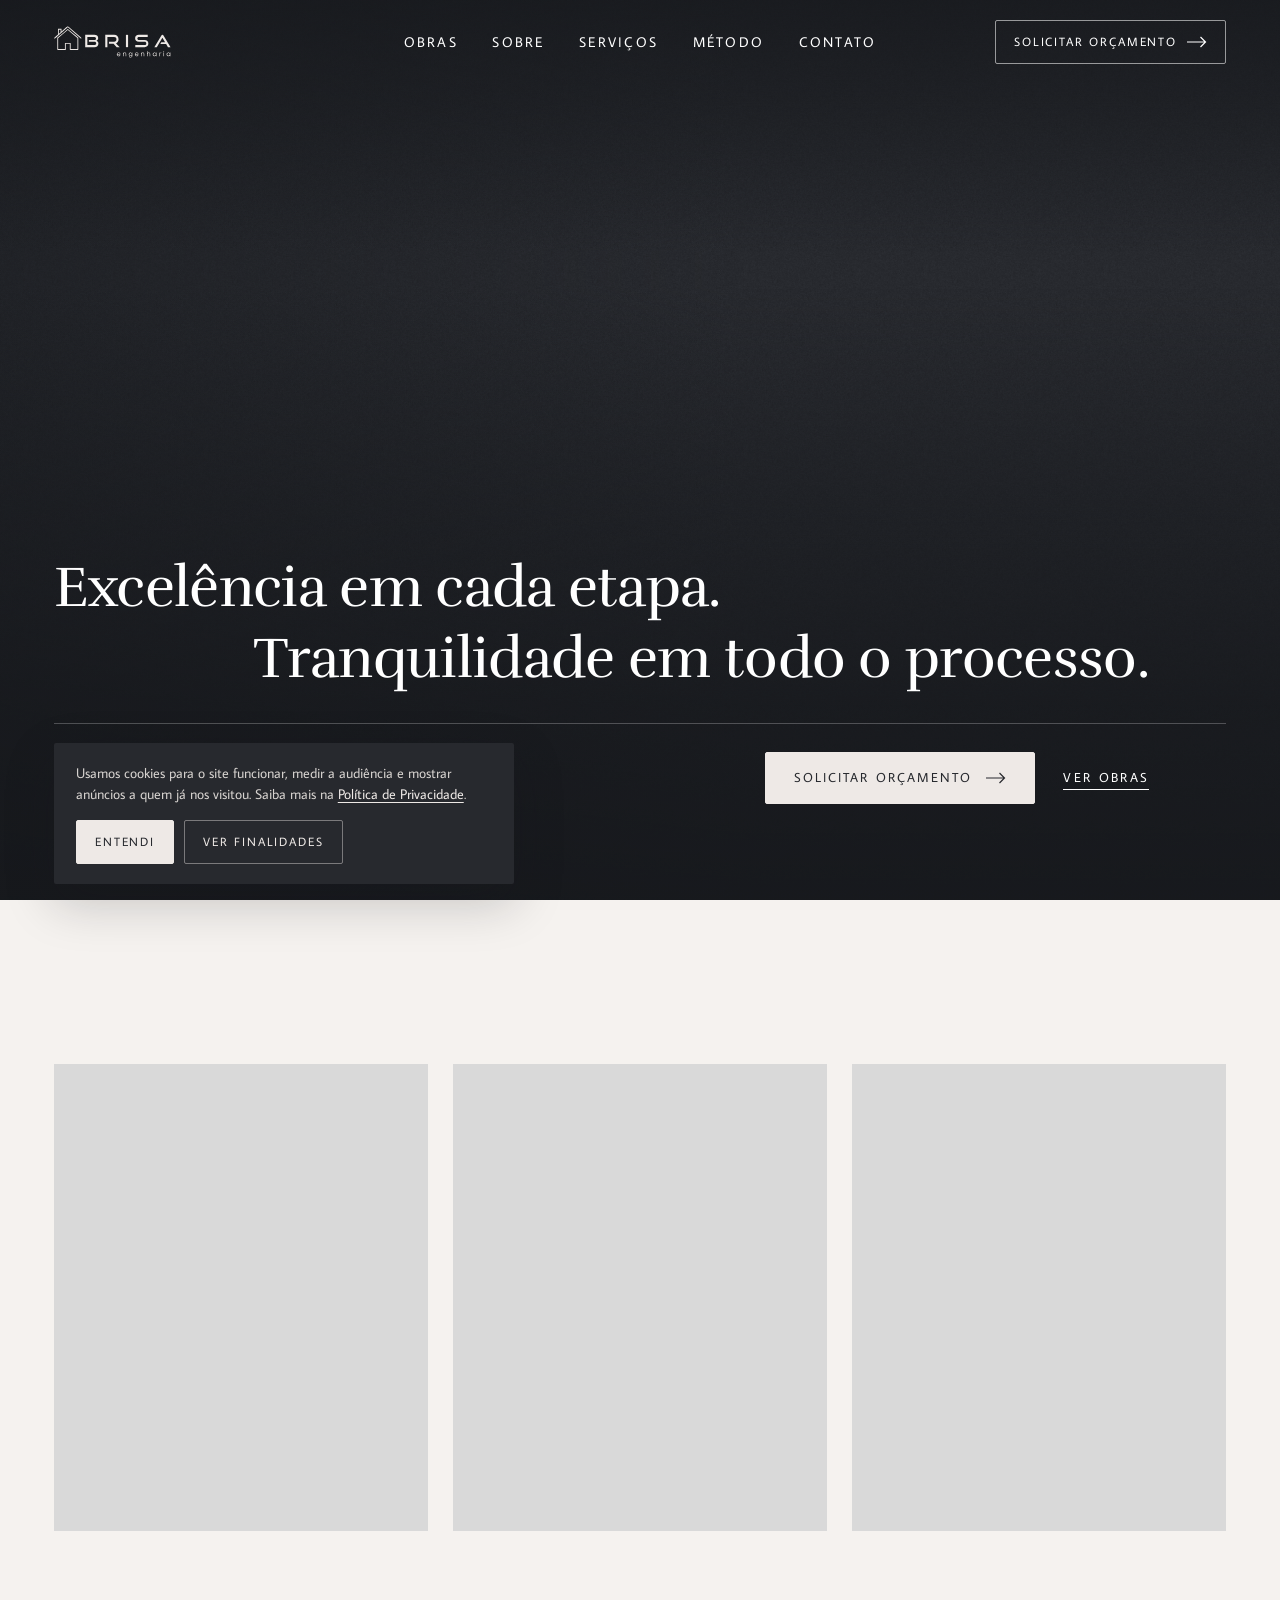
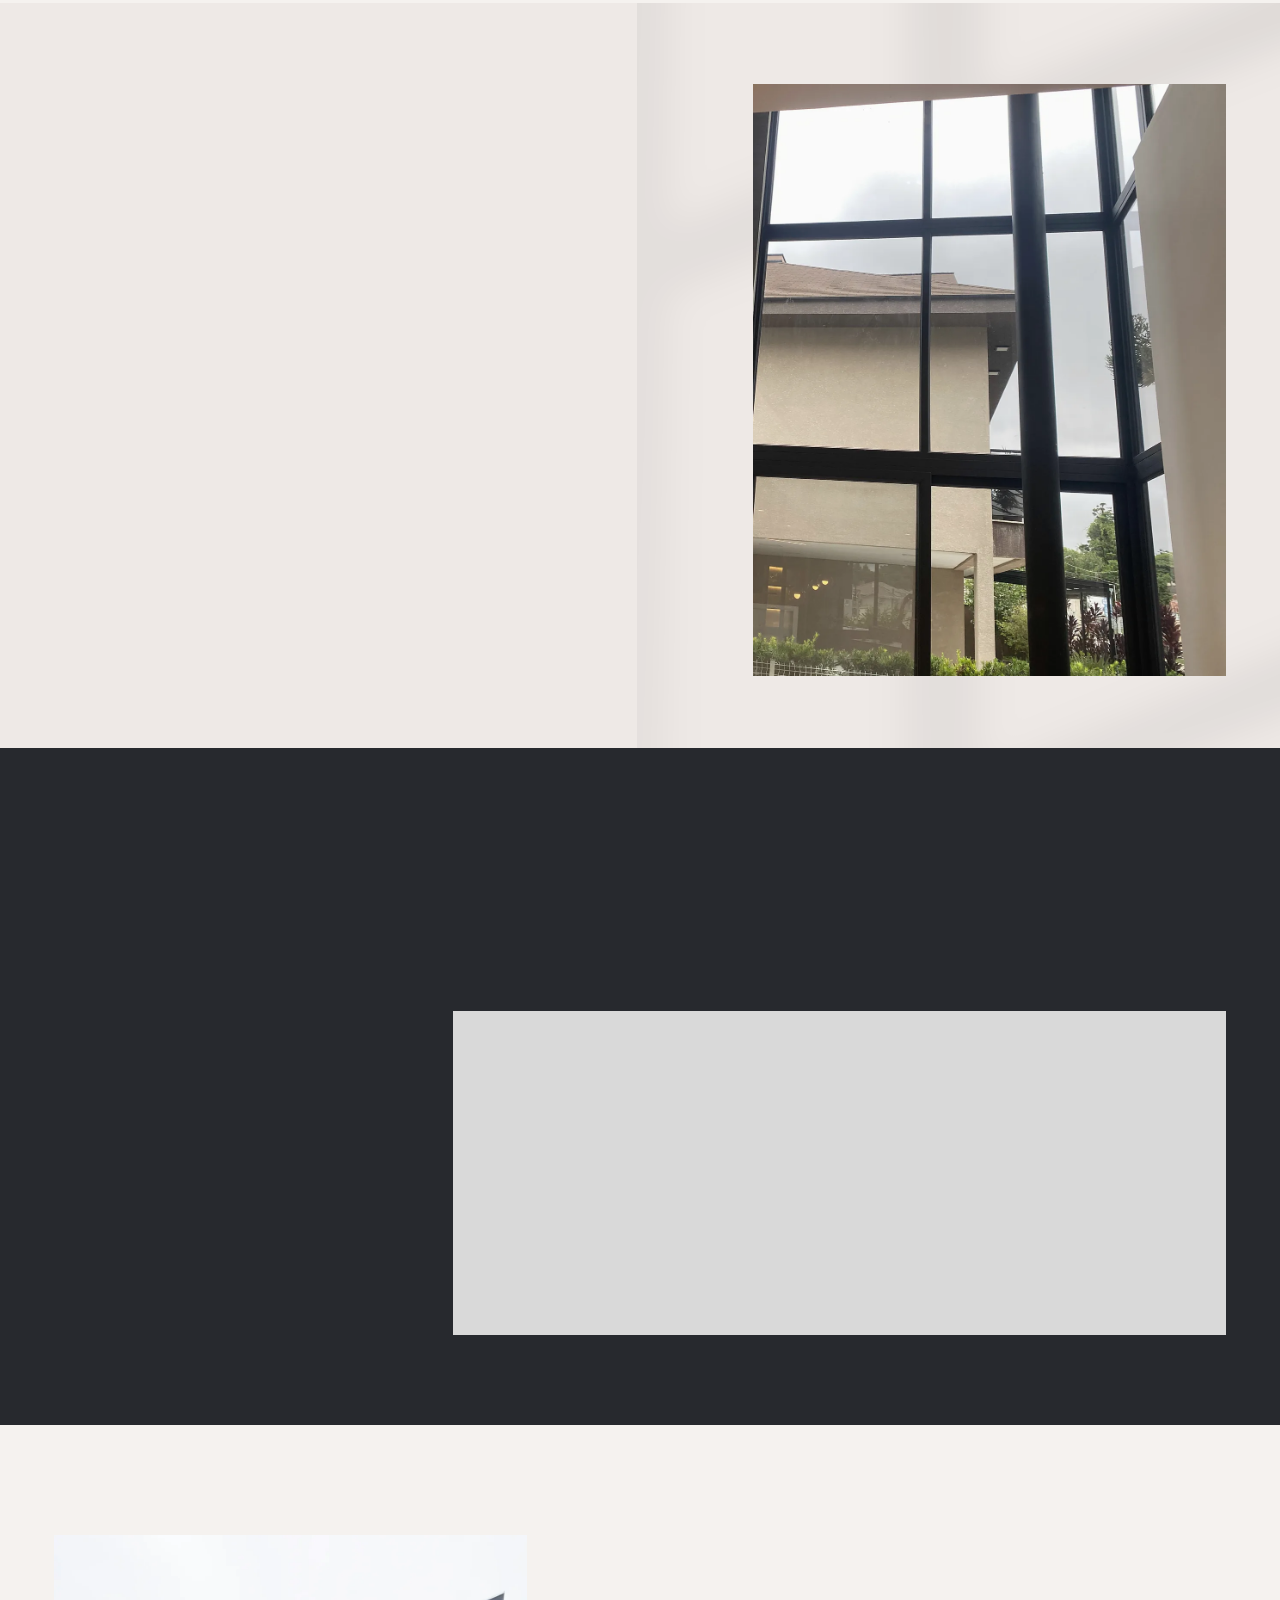
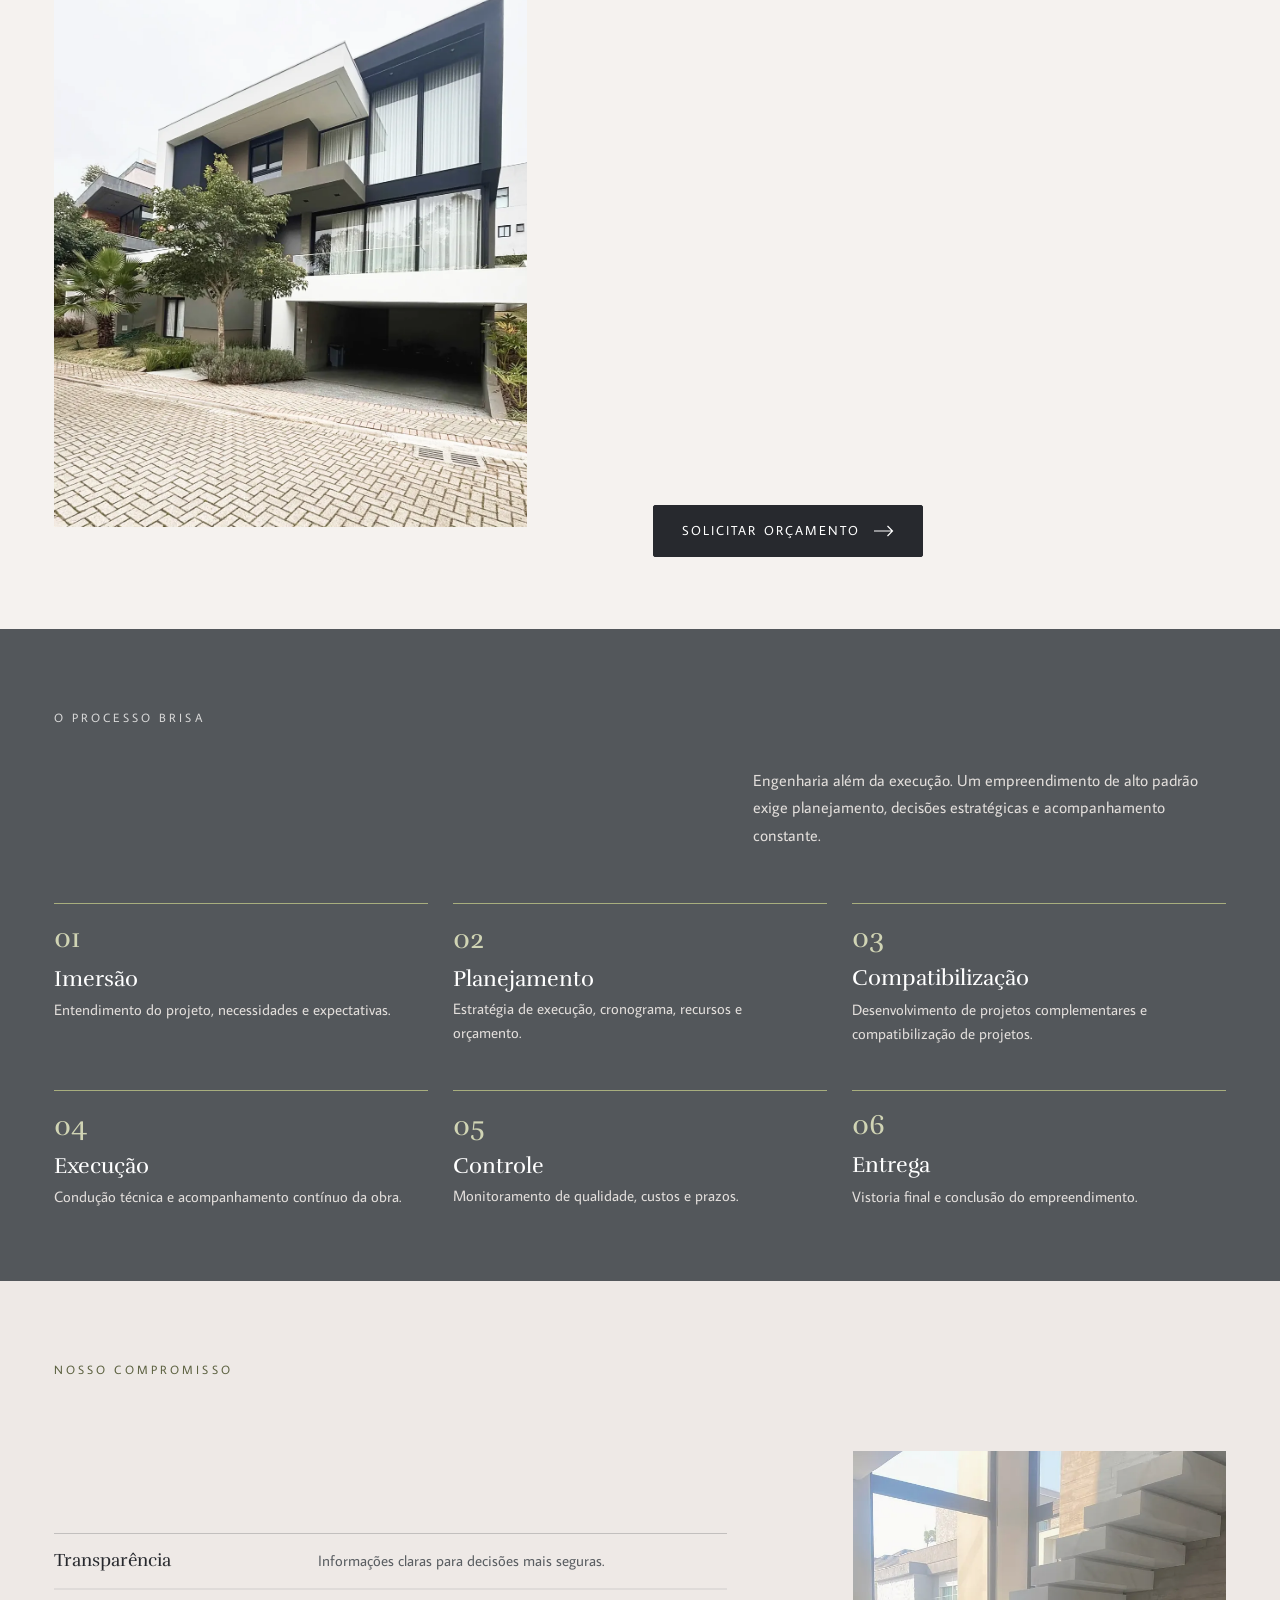
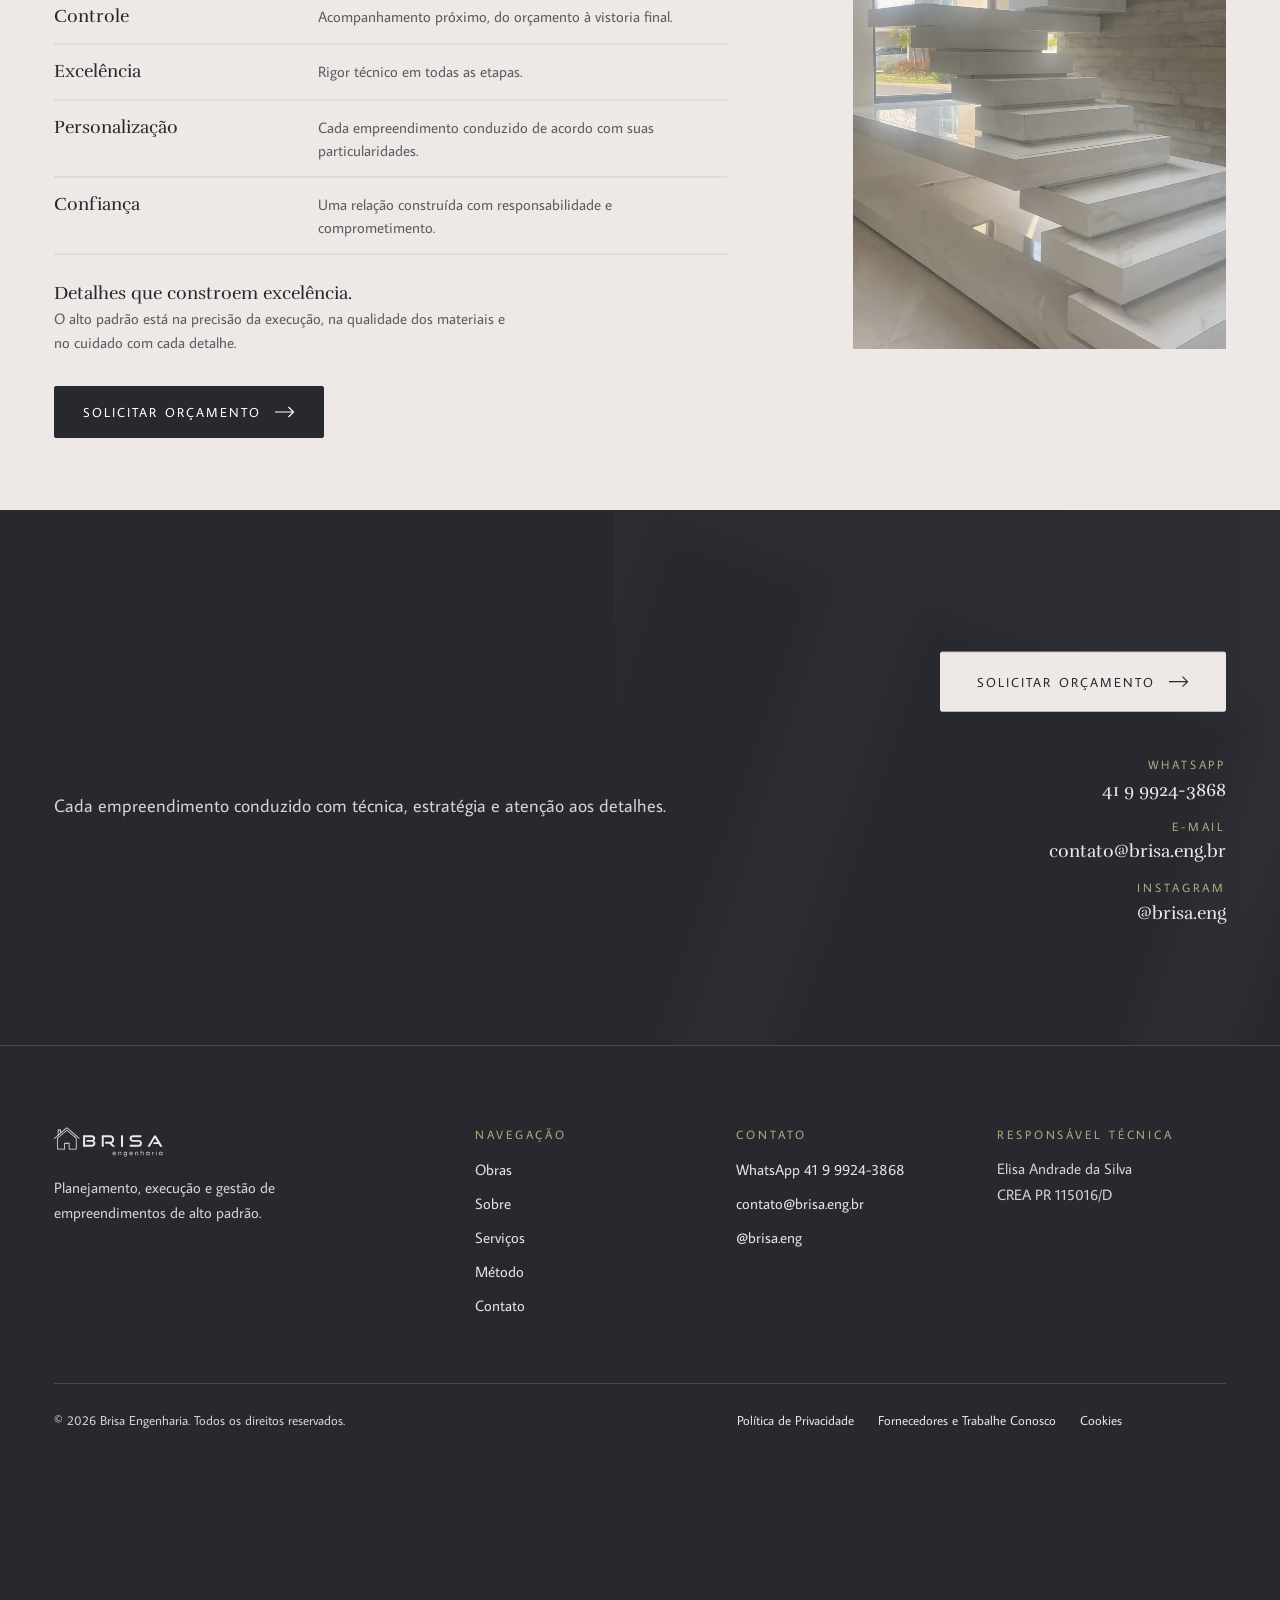
<file: deploy-vercel/index.html>
<!DOCTYPE html>
<html lang="pt-BR">
<head>
<meta charset="utf-8">
<meta name="viewport" content="width=device-width, initial-scale=1">

<!-- BuildV: GTM -->
<script>(function(w,d,s,l,i){w[l]=w[l]||[];w[l].push({'gtm.start':
new Date().getTime(),event:'gtm.js'});var f=d.getElementsByTagName(s)[0],
j=d.createElement(s),dl=l!='dataLayer'?'&l='+l:'';j.async=true;j.src=
'https://www.googletagmanager.com/gtm.js?id='+i+dl;f.parentNode.insertBefore(j,f);
})(window,document,'script','dataLayer','GTM-WVG6L4KB');</script>
<!-- /BuildV: GTM -->

<title>Brisa Engenharia · Planejamento, execução e gestão de obras de alto padrão</title>
<meta name="description" content="Planejamento, execução e gestão de empreendimentos de alto padrão. A Brisa Engenharia representa os interesses do cliente da estratégia inicial à entrega das chaves.">
<link rel="canonical" href="https://www.brisa.eng.br/">
<meta name="theme-color" content="#27292E">

<meta property="og:type" content="website">
<meta property="og:locale" content="pt_BR">
<meta property="og:site_name" content="Brisa Engenharia">
<meta property="og:title" content="Brisa Engenharia · Excelência em cada etapa">
<meta property="og:description" content="Planejamento, execução e gestão de empreendimentos de alto padrão.">
<meta property="og:url" content="https://www.brisa.eng.br/">
<meta property="og:image" content="https://www.brisa.eng.br/assets/img/og-v4.jpg">
<meta property="og:image:width" content="1200">
<meta property="og:image:height" content="630">
<meta name="twitter:card" content="summary_large_image">

<link rel="icon" href="assets/logo/simbolo-casa-escuro.svg" type="image/svg+xml">
<link rel="apple-touch-icon" href="assets/logo/simbolo-casa-escuro.svg">

<link rel="preconnect" href="https://fonts.googleapis.com">
<link rel="preconnect" href="https://fonts.gstatic.com" crossorigin>
<link rel="stylesheet" href="https://fonts.googleapis.com/css2?family=Rufina&family=Average+Sans&display=swap">

<!-- o primeiro plano do hero é o LCP: um preload por formato de tela, sem sobreposição -->
<link rel="preload" as="image" href="assets/img/cine/cine-01-m.webp?v=4" media="(max-width:640px), (max-width:1024px) and (orientation:portrait)" fetchpriority="high">
<link rel="preload" as="image" href="assets/img/cine/cine-01-d.webp?v=4" media="(min-width:1025px), (min-width:641px) and (orientation:landscape)" fetchpriority="high">

<link rel="stylesheet" href="assets/vendor/lenis.css">
<link rel="stylesheet" href="css/styles.css?v=6">
<link rel="stylesheet" href="css/motion.css?v=3">
<script>
/* Gate do movimento: todo estado inicial invisível vive atrás de html[data-motion].
   Com movimento reduzido ele nem liga e a página nasce pronta e estática.
   data-intro = primeira visita da sessão (entrada mais lenta), nunca com hash. */
(function () {
  var d = document.documentElement;
  if (window.matchMedia && matchMedia("(prefers-reduced-motion: reduce)").matches) return;
  d.setAttribute("data-motion", "on");
  var primeira = true;
  try { primeira = !sessionStorage.getItem("brisa_intro"); sessionStorage.setItem("brisa_intro", "1"); } catch (e) {}
  if (primeira && !location.hash) d.setAttribute("data-intro", "on");
  /* segurança: se o motor não subir em 3s, a página aparece inteira */
  setTimeout(function () { if (!window.__brisaMotion) { d.removeAttribute("data-motion"); d.removeAttribute("data-intro"); } }, 3000);
})();
</script>

<script type="application/ld+json">
{
  "@context":"https://schema.org",
  "@type":"GeneralContractor",
  "name":"Brisa Engenharia",
  "description":"Planejamento, execução e gestão de empreendimentos de alto padrão.",
  "url":"https://www.brisa.eng.br/",
  "telephone":"+55-41-99924-3868",
  "email":"contato@brisa.eng.br",
  "image":"https://www.brisa.eng.br/assets/img/og-v4.jpg",
  "areaServed":{"@type":"State","name":"Paraná"},
  "address":{"@type":"PostalAddress","addressRegion":"PR","addressCountry":"BR"},
  "sameAs":["https://www.instagram.com/brisa.eng"],
  "employee":{"@type":"Person","name":"Elisa Andrade da Silva","jobTitle":"Responsável técnica, CREA PR 115016/D"}
}
</script>
</head>
<body>

<!-- BuildV: GTM (noscript) -->
<noscript><iframe src="https://www.googletagmanager.com/ns.html?id=GTM-WVG6L4KB"
height="0" width="0" style="display:none;visibility:hidden"></iframe></noscript>
<!-- /BuildV: GTM (noscript) -->

<a class="skip" href="#conteudo">Ir para o conteúdo</a>

<!-- ====================================================== cookies (LGPD)
     No começo do DOM de propósito: quando o aviso abre, ele é a primeira coisa
     que o teclado alcança, não a última. -->
<div class="cookie" data-open="false" role="region" aria-label="Aviso de cookies">
  <div class="cookie__in">
    <p>Usamos cookies para o site funcionar, medir a audiência e mostrar anúncios a quem já nos visitou.
      Saiba mais na <a href="privacidade.html">Política de Privacidade</a>.</p>
    <ul class="cookie-fins" id="cookie-fins" data-cookie-fins hidden>
      <li><strong>Essenciais:</strong> fazem o site funcionar.</li>
      <li><strong>Análise:</strong> Google Analytics e Microsoft Clarity, para saber quais páginas e botões funcionam.</li>
      <li><strong>Publicidade:</strong> Google Ads, Meta e LinkedIn, para mostrar anúncios a quem já visitou o site.</li>
    </ul>
    <div class="cookie__acts">
      <button class="btn btn--sm btn--light" type="button" data-cookie-ok>Entendi</button>
      <button class="btn btn--sm btn--ghost-light" type="button" data-cookie-more aria-expanded="false" aria-controls="cookie-fins">Ver finalidades</button>
    </div>
  </div>
</div>


<!-- ====================================================== header -->
<header class="hdr" data-solid="false">
  <div class="wrap hdr__in">
    <a class="brand" href="#topo" aria-label="Brisa Engenharia, voltar ao início">
      <img class="brand__l" src="assets/logo/logo-brisa-claro.svg" width="1280" height="350" alt="">
      <img class="brand__d" src="assets/logo/logo-brisa-escuro.svg" width="1280" height="350" alt="">
    </a>

    <nav class="nav" aria-label="Navegação principal">
      <ul>
        <li><a href="#obras">Obras<span class="nav__dot" aria-hidden="true"></span></a></li>
        <li><a href="#sobre">Sobre<span class="nav__dot" aria-hidden="true"></span></a></li>
        <li><a href="#servicos">Serviços<span class="nav__dot" aria-hidden="true"></span></a></li>
        <li><a href="#metodo">Método<span class="nav__dot" aria-hidden="true"></span></a></li>
        <li><a href="#contato">Contato<span class="nav__dot" aria-hidden="true"></span></a></li>
      </ul>
    </nav>

    <div class="hdr__end">
      <a class="btn btn--sm hdr__cta" data-wa-btn href="https://wa.me/5541999243868">
        <span>Solicitar orçamento</span>
        <svg class="btn__ar" viewBox="0 0 20 12" fill="none" aria-hidden="true"><path d="M0 6h18.5M13.5 1l5 5-5 5" stroke="currentColor" stroke-width="1.2"/></svg>
      </a>
      <button class="burger" type="button" aria-expanded="false" aria-controls="menu" aria-label="Abrir menu">
        <i></i><i></i>
      </button>
    </div>
  </div>
</header>

<!-- menu mobile: tela cheia -->
<div class="drawer" id="menu" data-open="false" data-lenis-prevent>
  <div class="wrap drawer__in">
    <nav aria-label="Navegação">
      <ol class="drawer__nav">
        <li style="--i:0"><a href="#obras"><span class="drawer__n">01</span>Obras</a></li>
        <li style="--i:1"><a href="#sobre"><span class="drawer__n">02</span>Sobre</a></li>
        <li style="--i:2"><a href="#servicos"><span class="drawer__n">03</span>Serviços</a></li>
        <li style="--i:3"><a href="#metodo"><span class="drawer__n">04</span>Método</a></li>
        <li style="--i:4"><a href="#contato"><span class="drawer__n">05</span>Contato</a></li>
      </ol>
    </nav>
    <div class="drawer__foot">
      <a class="btn btn--light" data-wa-btn href="https://wa.me/5541999243868">
        <span>Solicitar orçamento</span>
        <svg class="btn__ar" viewBox="0 0 20 12" fill="none" aria-hidden="true"><path d="M0 6h18.5M13.5 1l5 5-5 5" stroke="currentColor" stroke-width="1.2"/></svg>
      </a>
      <p class="drawer__contact">
        <a href="https://wa.me/5541999243868" target="_blank" rel="noopener">41 9 9924-3868</a>
        <a href="mailto:contato@brisa.eng.br">contato@brisa.eng.br</a>
      </p>
    </div>
  </div>
</div>

<main id="conteudo">

<!-- ====================================================== 1. hero: cinema em tela cheia
     Três planos reais em tela cheia, trocando por fusão lenta, com leve
     aproximação (Ken Burns). WCAG 2.2.2: a troca automática tem botão de
     pausar, para sozinha fora da janela e não existe com movimento reduzido.
     O degradê é fixo em relação ao texto: só a foto se move por baixo. -->
<section class="hero cine" id="topo" aria-labelledby="h-hero" data-bg="dark">
  <div class="cine__media">
    <div class="cine__s is-on" data-i="0">
      <picture>
        <source media="(max-width:640px), (max-width:1024px) and (orientation:portrait)" srcset="assets/img/cine/cine-01-m.webp?v=4">
        <img src="assets/img/cine/cine-01-d.webp?v=4" width="1920" height="990" fetchpriority="high" decoding="async"
             alt="Living de pé-direito duplo com pele de vidro, escada em balanço, lustre dourado e vista para a mata">
      </picture>
    </div>
    <div class="cine__s" data-i="1" aria-hidden="true">
      <picture>
        <source media="(max-width:640px), (max-width:1024px) and (orientation:portrait)" data-srcset="assets/img/cine/cine-02-m.webp?v=4">
        <img data-src="assets/img/cine/cine-02-d.webp?v=4" width="1280" height="850" decoding="async"
             alt="Escada em balanço com degraus de mármore junto a uma parede revestida em madeira">
      </picture>
    </div>
    <div class="cine__s" data-i="2" aria-hidden="true">
      <picture>
        <source media="(max-width:640px), (max-width:1024px) and (orientation:portrait)" data-srcset="assets/img/cine/cine-03-m.webp?v=7">
        <img data-src="assets/img/cine/cine-03-d.webp?v=7" width="1440" height="850" decoding="async"
             alt="Fachada da Obra BPR14 com laje branca em balanço, volume escuro com esquadrias de piso a teto e jardim na frente">
      </picture>
    </div>
  </div>
  <span class="cine__grain" aria-hidden="true"></span>
  <span class="cine__veil" aria-hidden="true"></span>
  <span class="cine__exit" aria-hidden="true"></span>
  <span class="cine__cover" aria-hidden="true"></span>

  <div class="wrap cine__in">
    <h1 class="cine__h" id="h-hero">
      <span class="ln ln--a"><span>Excelência em cada etapa.</span></span>
      <span class="ln ln--b"><span>Tranquilidade em todo o processo.</span></span>
    </h1>
    <div class="cine__row">
      <p class="cine__lede">Planejamento, execução e gestão de empreendimentos de alto padrão.</p>
      <div class="cine__acts">
        <a class="btn btn--light" data-wa-btn href="https://wa.me/5541999243868">
          <span>Solicitar orçamento</span>
          <svg class="btn__ar" viewBox="0 0 20 12" fill="none" aria-hidden="true"><path d="M0 6h18.5M13.5 1l5 5-5 5" stroke="currentColor" stroke-width="1.2"/></svg>
        </a>
        <a class="lnk lnk--light" href="#obras">Ver obras</a>
      </div>
    </div>
    <div class="cine__meta">
      <span class="cine__prog" aria-hidden="true"><i><b></b></i><i><b></b></i><i><b></b></i></span>
      <button class="cine__pause" type="button" hidden aria-pressed="false" aria-label="Pausar a troca de fotos">
        <svg class="cine__ic cine__ic--p" viewBox="0 0 16 16" aria-hidden="true"><path d="M5 3.5v9M11 3.5v9" stroke="currentColor" stroke-width="1.4" fill="none"/></svg>
        <svg class="cine__ic cine__ic--r" viewBox="0 0 16 16" aria-hidden="true"><path d="M5.5 3.5 12 8l-6.5 4.5z" fill="currentColor"/></svg>
      </button>
    </div>
  </div>
  <script>(function(){var h=document.currentScript.parentElement,i=h.querySelector('.cine__s img'),d=0;
    function ok(){if(d)return;d=1;h.classList.add('is-ready')}
    if(i.complete&&i.naturalWidth){(i.decode?i.decode():Promise.resolve()).then(ok,ok)}
    else{i.addEventListener('load',function(){(i.decode?i.decode():Promise.resolve()).then(ok,ok)},{once:true});i.addEventListener('error',ok,{once:true})}
    setTimeout(ok,1200)})();</script>
  <span class="hero__end" aria-hidden="true"></span>
</section>

<!-- ====================================================== 2. obras (sem eyebrow, sem texto de apoio) -->
<section class="obras" id="obras" aria-labelledby="h-obras" data-bg="light" style="--sec-bg:var(--bone-2)">
  <div class="wrap">
    <h2 class="t-h2 obras__h" id="h-obras" data-m="linha">Obras</h2>

    <ul class="obras__grid" data-m-group>
      <li class="obra">
        <button class="obra__btn" type="button"
          data-title="Obra HV17"
          data-sub="Projeto arquitetônico: Paola Cury"
          data-gallery="assets/img/obras/hv17/01.webp?v=4|assets/img/obras/hv17/02.webp?v=4|assets/img/obras/hv17/03.webp?v=4|assets/img/obras/hv17/04.webp?v=4"
          aria-label="Obra HV17, projeto arquitetônico de Paola Cury. Abrir galeria com 4 fotos">
          <span class="obra__fig fx" data-m="expo">
            <picture class="fx__p">
              <source media="(max-width: 900px)" srcset="assets/img/obras/hv17/capa-larga.webp?v=4" width="1400" height="875">
              <img src="assets/img/obras/hv17/capa.webp?v=4" width="1000" height="1250" loading="lazy" decoding="async"
                   alt="Fachada da Obra HV17, residência concluída, com jardim e pátio de acesso">
            </picture>
            <span class="fx__v" aria-hidden="true"></span>
          </span>
          <span class="obra__cap" aria-hidden="true">
            <span class="obra__n">01</span>
            <span class="obra__t">Obra HV17</span>
            <span class="obra__m">Projeto arquitetônico: Paola Cury · 4 fotos</span>
          </span>
        </button>
      </li>

      <li class="obra">
        <button class="obra__btn" type="button"
          data-title="Obra HV59"
          data-sub="Projeto arquitetônico: Maximiliano Scandelari"
          data-gallery="assets/img/obras/HV59/01.webp?v=4|assets/img/obras/HV59/02.webp?v=4|assets/img/obras/HV59/03.webp?v=4"
          aria-label="Obra HV59, projeto arquitetônico de Maximiliano Scandelari. Abrir galeria com 3 fotos">
          <span class="obra__fig fx" data-m="expo">
            <picture class="fx__p">
              <source media="(max-width: 900px)" srcset="assets/img/obras/HV59/capa-larga.webp?v=4" width="1400" height="875">
              <img src="assets/img/obras/HV59/capa.webp?v=4" width="1000" height="1250" loading="lazy" decoding="async"
                   alt="Fachada da Obra HV59 com revestimento em madeira, pele de vidro e volume em pedra">
            </picture>
            <span class="fx__v" aria-hidden="true"></span>
          </span>
          <span class="obra__cap" aria-hidden="true">
            <span class="obra__n">02</span>
            <span class="obra__t">Obra HV59</span>
            <span class="obra__m">Projeto arquitetônico: Maximiliano Scandelari · 3 fotos</span>
          </span>
        </button>
      </li>

      <li class="obra">
        <button class="obra__btn" type="button"
          data-title="Obra BPR14"
          data-sub="Barigui Park Royale"
          data-gallery="assets/img/obras/BPR14/01.webp?v=5|assets/img/obras/BPR14/02.webp?v=5|assets/img/obras/BPR14/03.webp?v=5|assets/img/obras/BPR14/04.webp?v=5|assets/img/obras/BPR14/05.webp?v=5|assets/img/obras/BPR14/06.webp?v=5|assets/img/obras/BPR14/07.webp?v=5|assets/img/obras/BPR14/08.webp?v=5|assets/img/obras/BPR14/09.webp?v=5|assets/img/obras/BPR14/10.webp?v=5"
          aria-label="Obra BPR14, Barigui Park Royale. Abrir galeria com 10 fotos">
          <span class="obra__fig fx" data-m="expo">
            <picture class="fx__p">
              <source media="(max-width: 900px)" srcset="assets/img/obras/BPR14/capa-larga.webp?v=5" width="908" height="567">
              <img src="assets/img/obras/BPR14/capa.webp?v=5" width="728" height="910" loading="lazy" decoding="async"
                   alt="Escada em balanço com degraus iluminados, guarda-corpo de vidro e parede de mármore">
            </picture>
            <span class="fx__v" aria-hidden="true"></span>
          </span>
          <span class="obra__cap" aria-hidden="true">
            <span class="obra__n">03</span>
            <span class="obra__t">Obra BPR14</span>
            <span class="obra__m">Barigui Park Royale · 10 fotos</span>
          </span>
        </button>
      </li>
    </ul>
  </div>
</section>

<!-- ====================================================== 3. sobre -->
<section class="sobre" id="sobre" aria-labelledby="h-sobre" data-bg="light" style="--sec-bg:var(--bone)">
  <img class="luz luz--sobre" src="assets/luz/luz-008.svg" alt="" aria-hidden="true" loading="lazy">
  <div class="wrap sobre__grid">
    <div class="sobre__txt">
      <p class="label" data-m="bloco">Sobre a Brisa</p>
      <h2 class="t-h2 sobre__h" id="h-sobre" data-m="linha">Construímos confiança antes de construir espaços.</h2>
      <p class="sobre__p" data-m="bloco">Representamos os interesses de nossos clientes e conduzimos cada
        empreendimento de forma exclusiva e personalizada, da estratégia inicial à entrega final.</p>

      <div class="trio-w" data-m-group>
        <span class="filete" data-m="filete" aria-hidden="true"></span>
        <ul class="trio" aria-label="O que nos define">
          <li data-m="bloco"><span class="trio__n">01</span>Excelência técnica</li>
          <li data-m="bloco"><span class="trio__n">02</span>Gestão estratégica</li>
          <li data-m="bloco"><span class="trio__n">03</span>Atendimento personalizado</li>
        </ul>
      </div>

      <p class="assina" data-m="bloco">
        <span class="assina__nome">Elisa Andrade da Silva</span>
        <span class="assina__cargo">Responsável técnica · CREA PR 115016/D</span>
      </p>
    </div>

    <figure class="placa sobre__fig">
      <span class="fx" data-m="expo">
        <picture class="fx__p">
          <img src="assets/img/sobre.webp?v=3" width="1100" height="1375" loading="lazy" decoding="async"
               alt="Pele de vidro em pé-direito duplo com caixilhos pretos, vista de dentro da residência">
        </picture>
        <span class="fx__v" aria-hidden="true"></span>
      </span>
    </figure>
  </div>
</section>

<!-- ====================================================== 4. faixa (entreato) -->
<section class="faixa" aria-labelledby="h-faixa" data-bg="dark" style="--sec-bg:var(--ink)">
  <div class="wrap">
    <h2 class="t-quote faixa__q" id="h-faixa" data-m="linha">Mais do que executar uma obra, cuidamos do investimento por trás dela.</h2>
    <figure class="placa faixa__row">
      <span class="fx faixa__fx" data-m="expo">
        <picture class="fx__p">
          <source media="(max-width:640px)" srcset="assets/img/faixa-m-v4.webp" width="1280" height="853">
          <img src="assets/img/faixa-v4.webp" width="1280" height="536" loading="lazy" decoding="async"
               alt="Mezanino com guarda-corpo de vidro, parede de mármore e vista para a mata">
        </picture>
        <span class="fx__v" aria-hidden="true"></span>
      </span>
    </figure>
  </div>
</section>

<!-- ====================================================== 5. serviços -->
<section class="serv" id="servicos" aria-labelledby="h-servicos" data-bg="light" style="--sec-bg:var(--bone-2)">
  <div class="wrap serv__grid">
    <figure class="placa serv__fig">
      <span class="fx serv__media" data-m="expo" aria-hidden="true">
        <span class="fx__p">
          <img class="is-on" data-svc-img="0" src="assets/img/servicos/execucao.webp?v=4" width="1100" height="1375" loading="lazy" decoding="async" alt="">
          <img data-svc-img="1" src="assets/img/servicos/administracao.webp?v=3" width="768" height="960" loading="lazy" decoding="async" alt="">
          <img data-svc-img="2" src="assets/img/servicos/solucoes.webp?v=3" width="726" height="908" loading="lazy" decoding="async" alt="">
          <img data-svc-img="3" src="assets/img/servicos/complementares.webp?v=3" width="726" height="908" loading="lazy" decoding="async" alt="">
        </span>
        <span class="fx__v"></span>
      </span>
    </figure>

    <div class="serv__body">
      <p class="label" data-m="bloco">Serviços</p>
      <h2 class="t-h2 serv__h" id="h-servicos" data-m="linha">Soluções completas para empreendimentos de alto padrão.</h2>

      <ul class="svc" data-svc data-m="bloco">
        <li class="svc__it is-open">
          <h3 class="svc__h">
            <button class="svc__btn" type="button" aria-expanded="true" aria-controls="svc-0" id="svc-b0">
              <span class="svc__n">01</span>
              <span class="svc__t">Execução completa de obras</span>
              <span class="svc__ic" aria-hidden="true"><i></i><i></i></span>
            </button>
          </h3>
          <div class="svc__pn" id="svc-0" role="region" aria-labelledby="svc-b0">
            <div class="svc__pi">
              <p>Assumimos a condução integral do empreendimento, da implantação do canteiro à entrega,
                com fidelidade ao projeto em cada etapa.</p>
            </div>
          </div>
        </li>

        <li class="svc__it">
          <h3 class="svc__h">
            <button class="svc__btn" type="button" aria-expanded="false" aria-controls="svc-1" id="svc-b1">
              <span class="svc__n">02</span>
              <span class="svc__t">Obras por administração</span>
              <span class="svc__ic" aria-hidden="true"><i></i><i></i></span>
            </button>
          </h3>
          <div class="svc__pn" id="svc-1" role="region" aria-labelledby="svc-b1">
            <div class="svc__pi">
              <p>Gestão centralizada, transparente e eficiente de todas as frentes da obra.</p>
              <ul class="svc__list">
                <li>Contratação e gestão de mão de obra</li>
                <li>Aquisição de materiais</li>
                <li>Gestão de fornecedores</li>
                <li>Acompanhamento físico-financeiro</li>
                <li>Fiscalização dos serviços executados</li>
              </ul>
            </div>
          </div>
        </li>

        <li class="svc__it">
          <h3 class="svc__h">
            <button class="svc__btn" type="button" aria-expanded="false" aria-controls="svc-2" id="svc-b2">
              <span class="svc__n">03</span>
              <span class="svc__t">Soluções construtivas personalizadas</span>
              <span class="svc__ic" aria-hidden="true"><i></i><i></i></span>
            </button>
          </h3>
          <div class="svc__pn" id="svc-2" role="region" aria-labelledby="svc-b2">
            <div class="svc__pi">
              <p>Técnicas, materiais e sistemas construtivos definidos para cada empreendimento, em
                equilíbrio entre desempenho, estética, eficiência e durabilidade.</p>
            </div>
          </div>
        </li>

        <li class="svc__it">
          <h3 class="svc__h">
            <button class="svc__btn" type="button" aria-expanded="false" aria-controls="svc-3" id="svc-b3">
              <span class="svc__n">04</span>
              <span class="svc__t">Projetos complementares</span>
              <span class="svc__ic" aria-hidden="true"><i></i><i></i></span>
            </button>
          </h3>
          <div class="svc__pn" id="svc-3" role="region" aria-labelledby="svc-b3">
            <div class="svc__pi">
              <p>Desenvolvemos e compatibilizamos os projetos complementares à arquitetura desde as
                etapas iniciais, para antecipar interferências e dar mais segurança à obra.</p>
            </div>
          </div>
        </li>
      </ul>

      <div class="serv__cta" data-m="bloco">
        <a class="btn" data-wa-btn="os serviços da Brisa" href="https://wa.me/5541999243868">
          <span>Solicitar orçamento</span>
          <svg class="btn__ar" viewBox="0 0 20 12" fill="none" aria-hidden="true"><path d="M0 6h18.5M13.5 1l5 5-5 5" stroke="currentColor" stroke-width="1.2"/></svg>
        </a>
      </div>
    </div>
  </div>
</section>

<!-- ====================================================== 6. método -->
<section class="metodo" id="metodo" aria-labelledby="h-metodo" data-bg="slate" style="--sec-bg:var(--slate)">
  <div class="wrap">
    <div class="metodo__head">
      <p class="label label--slate" data-m="bloco">O processo Brisa</p>
      <h2 class="t-h2 metodo__h" id="h-metodo" data-m="linha">Da primeira decisão à entrega das chaves.</h2>
      <p class="metodo__p" data-m="bloco">Engenharia além da execução. Um empreendimento de alto padrão
        exige planejamento, decisões estratégicas e acompanhamento constante.</p>
    </div>

    <ol class="etapas">
      <li class="etapa" data-m-group>
        <span class="filete filete--slate" data-m="filete" aria-hidden="true"></span>
        <span class="etapa__n" data-m="bloco">01</span>
        <h3 class="etapa__t" data-m="bloco">Imersão</h3>
        <p data-m="bloco">Entendimento do projeto, necessidades e expectativas.</p>
      </li>
      <li class="etapa" data-m-group>
        <span class="filete filete--slate" data-m="filete" aria-hidden="true"></span>
        <span class="etapa__n" data-m="bloco">02</span>
        <h3 class="etapa__t" data-m="bloco">Planejamento</h3>
        <p data-m="bloco">Estratégia de execução, cronograma, recursos e orçamento.</p>
      </li>
      <li class="etapa" data-m-group>
        <span class="filete filete--slate" data-m="filete" aria-hidden="true"></span>
        <span class="etapa__n" data-m="bloco">03</span>
        <h3 class="etapa__t" data-m="bloco">Compatibilização</h3>
        <p data-m="bloco">Desenvolvimento de projetos complementares e compatibilização de projetos.</p>
      </li>
      <li class="etapa" data-m-group>
        <span class="filete filete--slate" data-m="filete" aria-hidden="true"></span>
        <span class="etapa__n" data-m="bloco">04</span>
        <h3 class="etapa__t" data-m="bloco">Execução</h3>
        <p data-m="bloco">Condução técnica e acompanhamento contínuo da obra.</p>
      </li>
      <li class="etapa" data-m-group>
        <span class="filete filete--slate" data-m="filete" aria-hidden="true"></span>
        <span class="etapa__n" data-m="bloco">05</span>
        <h3 class="etapa__t" data-m="bloco">Controle</h3>
        <p data-m="bloco">Monitoramento de qualidade, custos e prazos.</p>
      </li>
      <li class="etapa" data-m-group>
        <span class="filete filete--slate" data-m="filete" aria-hidden="true"></span>
        <span class="etapa__n" data-m="bloco">06</span>
        <h3 class="etapa__t" data-m="bloco">Entrega</h3>
        <p data-m="bloco">Vistoria final e conclusão do empreendimento.</p>
      </li>
    </ol>
  </div>
</section>

<!-- ====================================================== 7. compromisso -->
<section class="comp" aria-labelledby="h-comp" data-bg="light" style="--sec-bg:var(--bone)">
  <div class="wrap comp__grid">
    <div class="comp__txt">
      <p class="label" data-m="bloco">Nosso compromisso</p>
      <h2 class="t-h2 comp__h" id="h-comp" data-m="linha"><span>Cada projeto é&nbsp;único.</span> <span>A&nbsp;engenharia também deve&nbsp;ser.</span></h2>

      <div class="pilares-w" data-m-group>
        <span class="filete" data-m="filete" aria-hidden="true"></span>
        <ul class="pilares" data-m="bloco">
          <li><h3>Transparência</h3><p>Informações claras para decisões mais seguras.</p></li>
          <li><h3>Controle</h3><p>Acompanhamento próximo, do orçamento à vistoria final.</p></li>
          <li><h3>Excelência</h3><p>Rigor técnico em todas as etapas.</p></li>
          <li><h3>Personalização</h3><p>Cada empreendimento conduzido de acordo com suas particularidades.</p></li>
          <li><h3>Confiança</h3><p>Uma relação construída com responsabilidade e comprometimento.</p></li>
        </ul>
      </div>

      <p class="comp__nota" data-m="bloco"><span class="comp__notat">Detalhes que constroem excelência.</span>
        O alto padrão está na precisão da execução, na qualidade dos materiais e no cuidado com cada detalhe.</p>

      <div class="comp__cta" data-m="bloco">
        <a class="btn" data-wa-btn href="https://wa.me/5541999243868">
          <span>Solicitar orçamento</span>
          <svg class="btn__ar" viewBox="0 0 20 12" fill="none" aria-hidden="true"><path d="M0 6h18.5M13.5 1l5 5-5 5" stroke="currentColor" stroke-width="1.2"/></svg>
        </a>
      </div>
    </div>

    <figure class="placa comp__fig">
      <span class="fx" data-m="expo">
        <picture class="fx__p">
          <img src="assets/img/compromisso-1.webp?v=3" width="720" height="960" loading="lazy" decoding="async"
               alt="Escada em balanço com degraus de mármore junto à porta pivotante e parede em pedra">
        </picture>
        <span class="fx__v" aria-hidden="true"></span>
      </span>
    </figure>
  </div>
</section>

<!-- ====================================================== 8. contato (CTA final, sem etapas) -->
<section class="cta" id="contato" aria-labelledby="h-contato" data-bg="dark" style="--sec-bg:var(--ink)">
  <img class="luz luz--cta" src="assets/luz/luz-011.svg" alt="" aria-hidden="true" loading="lazy">
  <div class="wrap cta__grid">
    <div class="cta__txt">
      <h2 class="cta__h" id="h-contato" data-m="linha">Seu projeto merece uma gestão à altura.</h2>
      <p class="cta__p" data-m="bloco">Cada empreendimento conduzido com técnica, estratégia e atenção aos detalhes.</p>
    </div>

    <div class="cta__end" data-m-group>
      <a class="btn btn--light btn--lg" data-wa-btn href="https://wa.me/5541999243868" data-m="bloco">
        <span>Solicitar orçamento</span>
        <svg class="btn__ar" viewBox="0 0 20 12" fill="none" aria-hidden="true"><path d="M0 6h18.5M13.5 1l5 5-5 5" stroke="currentColor" stroke-width="1.2"/></svg>
      </a>
      <dl class="contatos" data-m="bloco">
        <div><dt>WhatsApp</dt><dd><a href="https://wa.me/5541999243868" target="_blank" rel="noopener">41 9 9924-3868</a></dd></div>
        <div><dt>E-mail</dt><dd><a href="mailto:contato@brisa.eng.br">contato@brisa.eng.br</a></dd></div>
        <div><dt>Instagram</dt><dd><a href="https://www.instagram.com/brisa.eng" target="_blank" rel="noopener">@brisa.eng</a></dd></div>
      </dl>
    </div>
  </div>
</section>

</main>

<!-- ====================================================== rodapé -->
<footer class="ftr" data-bg="dark">
  <div class="wrap">
    <div class="ftr__top" data-m="bloco">
      <div class="ftr__brand">
        <img src="assets/logo/logo-brisa-claro.svg" width="1280" height="350" alt="Brisa Engenharia" loading="lazy">
        <p>Planejamento, execução e gestão de empreendimentos de alto padrão.</p>
      </div>

      <nav class="ftr__col" aria-label="Navegação do rodapé">
        <h2 class="ftr__h">Navegação</h2>
        <ul>
          <li><a href="#obras">Obras</a></li>
          <li><a href="#sobre">Sobre</a></li>
          <li><a href="#servicos">Serviços</a></li>
          <li><a href="#metodo">Método</a></li>
          <li><a href="#contato">Contato</a></li>
        </ul>
      </nav>

      <div class="ftr__col">
        <h2 class="ftr__h">Contato</h2>
        <ul>
          <li><a href="https://wa.me/5541999243868" target="_blank" rel="noopener">WhatsApp 41 9 9924-3868</a></li>
          <li><a href="mailto:contato@brisa.eng.br">contato@brisa.eng.br</a></li>
          <li><a href="https://www.instagram.com/brisa.eng" target="_blank" rel="noopener">@brisa.eng</a></li>
        </ul>
      </div>

      <div class="ftr__col">
        <h2 class="ftr__h">Responsável técnica</h2>
        <p>Elisa Andrade da Silva<br>CREA PR 115016/D</p>
      </div>
    </div>

    <div class="ftr__bot">
      <p>&copy; <span data-year>2026</span> Brisa Engenharia. Todos os direitos reservados.</p>
      <nav aria-label="Links legais">
        <a href="privacidade.html">Política de Privacidade</a>
        <a href="fornecedores.html">Fornecedores e Trabalhe Conosco</a>
        <a href="privacidade.html#cookies" data-cookie-prefs>Cookies</a>
      </nav>
    </div>
  </div>
</footer>

<!-- ====================================================== lightbox -->
<div class="lb" data-open="false" role="dialog" aria-modal="true" aria-labelledby="lb-title" data-lenis-prevent>
  <div class="lb__bar">
    <div class="lb__id">
      <p class="lb__title" id="lb-title"></p>
      <p class="lb__sub"></p>
    </div>
    <p class="lb__count" aria-live="polite"></p>
    <button class="icon-btn lb__close" type="button" aria-label="Fechar galeria">
      <svg viewBox="0 0 18 18" fill="none" aria-hidden="true"><path d="M3.5 3.5l11 11M14.5 3.5l-11 11" stroke="currentColor" stroke-width="1.3"/></svg>
    </button>
  </div>
  <div class="lb__stage">
    <img alt="">
    <button class="icon-btn lb__nav lb__nav--prev" type="button" aria-label="Foto anterior">
      <svg viewBox="0 0 18 18" fill="none" aria-hidden="true"><path d="M11.5 2.5 5 9l6.5 6.5" stroke="currentColor" stroke-width="1.3"/></svg>
    </button>
    <button class="icon-btn lb__nav lb__nav--next" type="button" aria-label="Próxima foto">
      <svg viewBox="0 0 18 18" fill="none" aria-hidden="true"><path d="M6.5 2.5 13 9l-6.5 6.5" stroke="currentColor" stroke-width="1.3"/></svg>
    </button>
  </div>
</div>

<script src="assets/vendor/gsap.min.js" defer></script>
<script src="assets/vendor/ScrollTrigger.min.js" defer></script>
<script src="assets/vendor/SplitText.min.js" defer></script>
<script src="assets/vendor/CustomEase.min.js" defer></script>
<script src="assets/vendor/lenis.min.js" defer></script>
<script src="js/motion.js?v=3" defer></script>
<script src="js/app.js?v=6" defer></script>

<!-- BuildV: Merlin (popup) ================================================
     Carrega 700ms depois do load. O Merlin nao grava cookie e o botao so
     abre no clique; e o destino dos CTAs da pagina, entao precisa estar
     pronto cedo. Sem CSP no site, o nonce do snippet original e inerte e
     foi descartado. -->
<script>
(function () {
  var ligado = false;
  function carrega() {
    if (ligado) return;
    ligado = true;
    var s = document.createElement("script");
    s.src = "https://scripts.gomerlin.com.br/merlin.js";
    s.async = true;
    s.onload = function () {
      try {
        window.Merlin.Popup.initFromSource(
          "https://tools.gomerlin.com.br/popup/9628ffa4-2abd-4d52-bc26-a6fa9d10638c");
      } catch (e) { /* o vendor mudou a API: nao derruba a pagina */ }
    };
    document.head.appendChild(s);
  }
  if (document.readyState === "complete") setTimeout(carrega, 700);
  else window.addEventListener("load", function () { setTimeout(carrega, 700); });
})();
</script>
<!-- /BuildV: Merlin -->

</body>
</html>
</file>
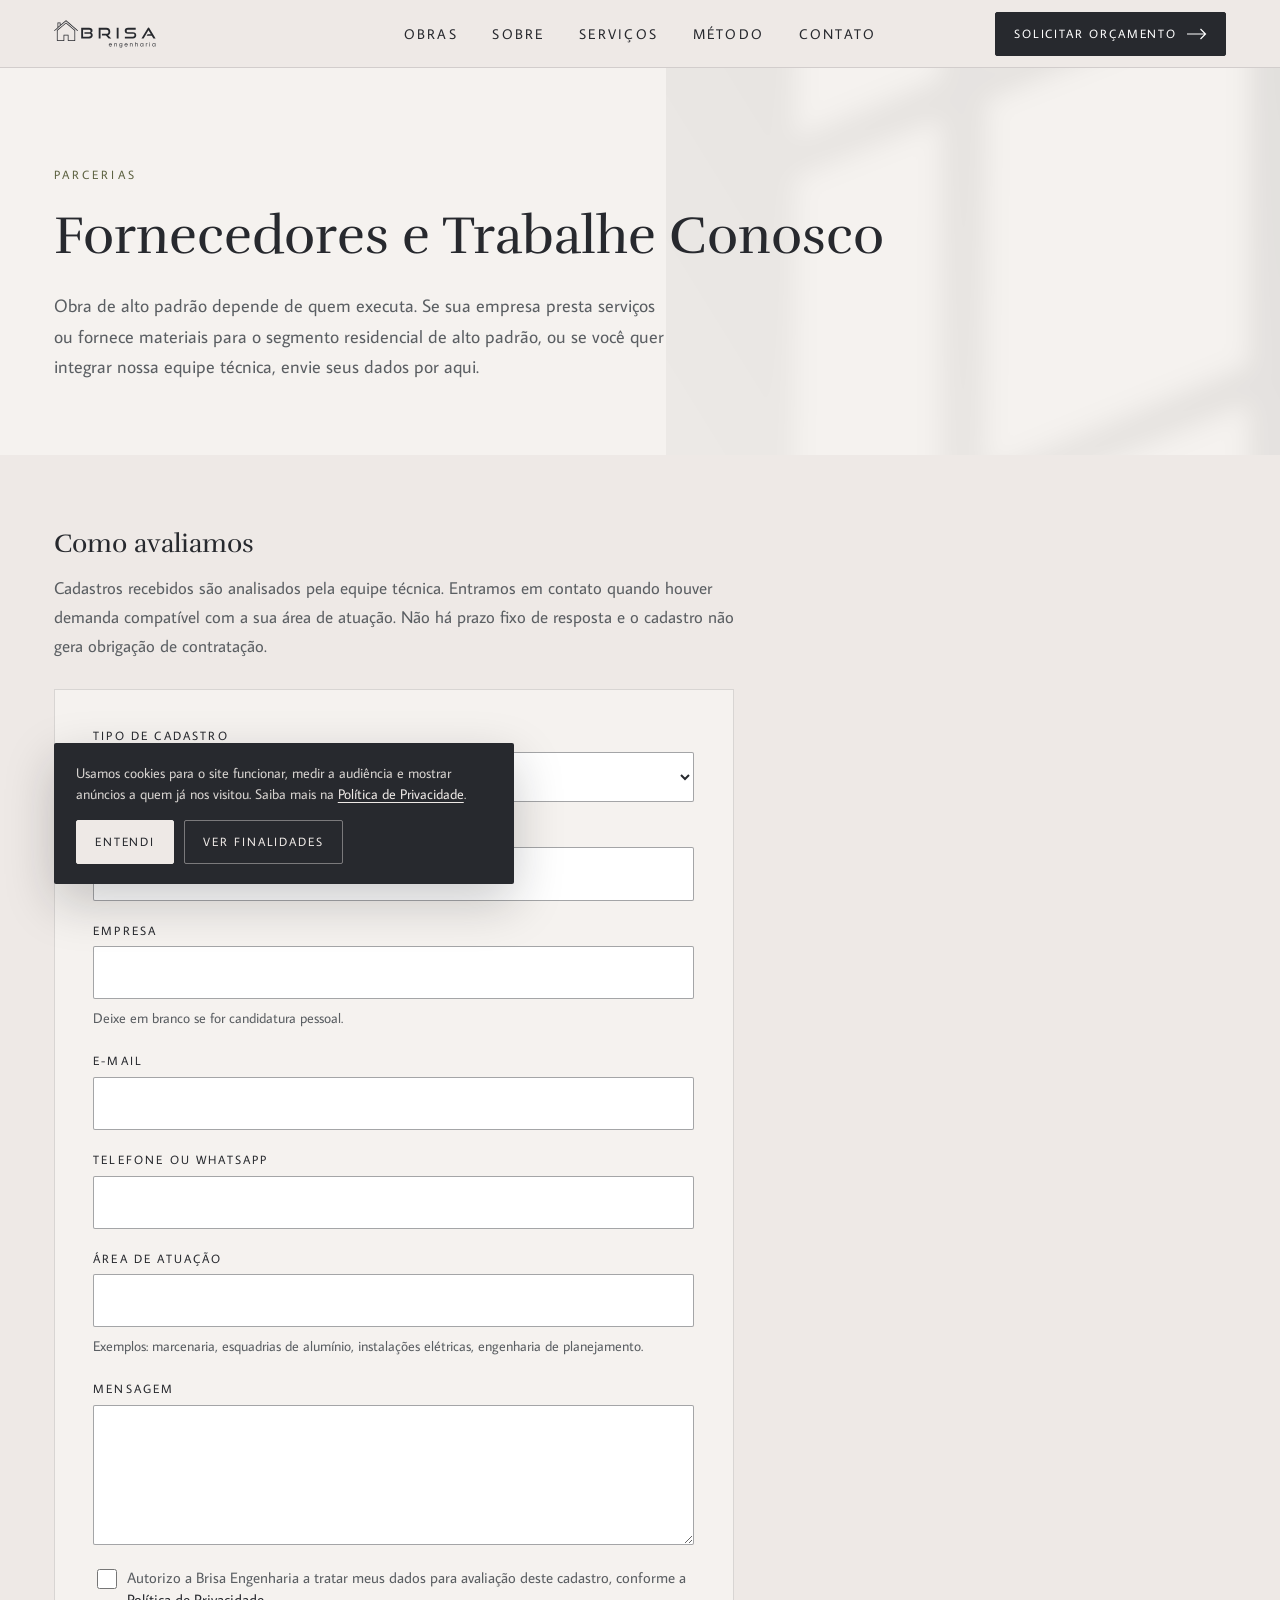
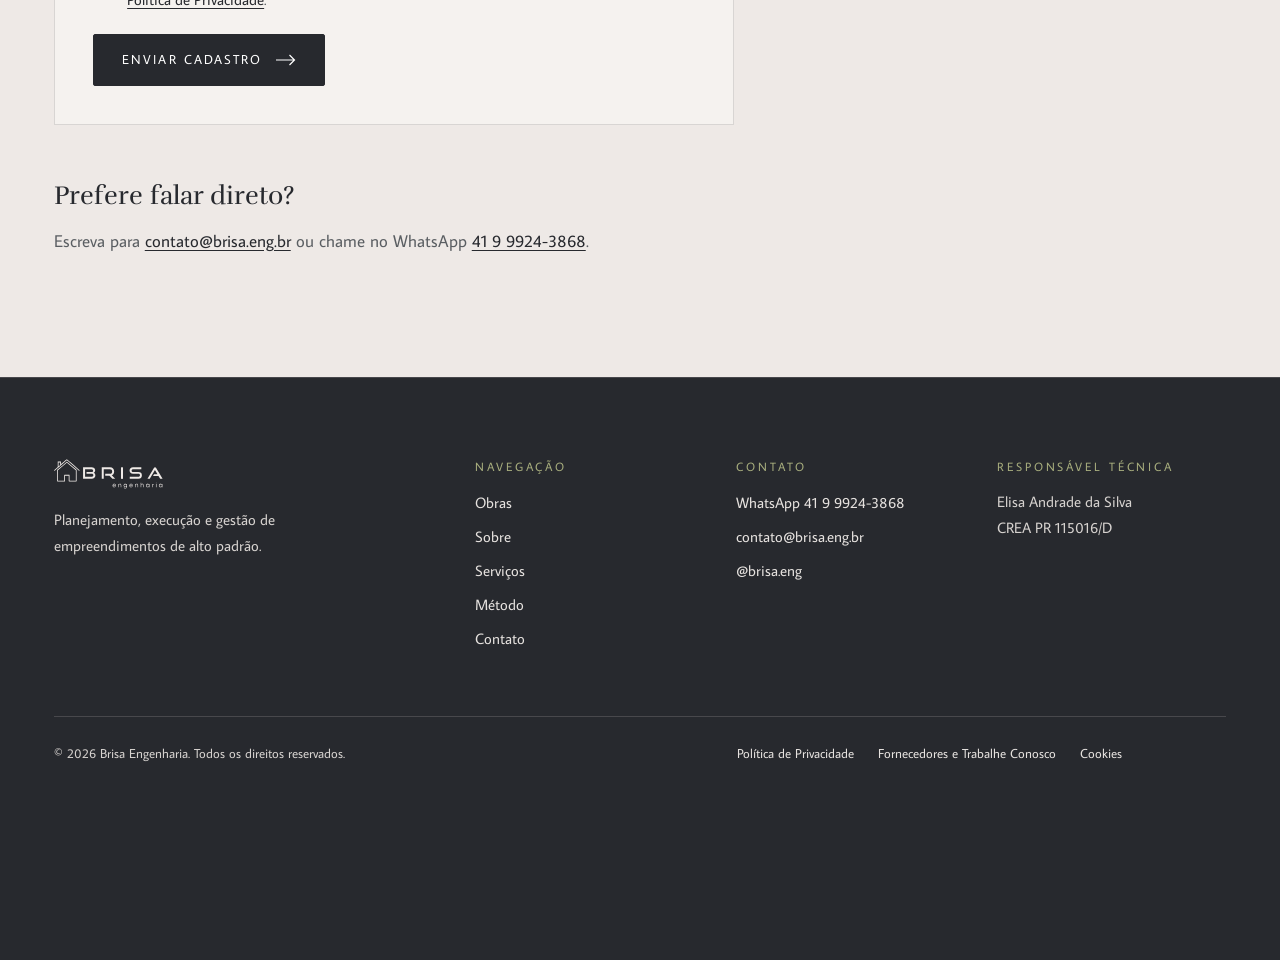
<file: deploy-vercel/fornecedores.html>
<!DOCTYPE html>
<html lang="pt-BR">
<head>
<meta charset="utf-8">
<meta name="viewport" content="width=device-width, initial-scale=1">

<!-- BuildV: GTM -->
<script>(function(w,d,s,l,i){w[l]=w[l]||[];w[l].push({'gtm.start':
new Date().getTime(),event:'gtm.js'});var f=d.getElementsByTagName(s)[0],
j=d.createElement(s),dl=l!='dataLayer'?'&l='+l:'';j.async=true;j.src=
'https://www.googletagmanager.com/gtm.js?id='+i+dl;f.parentNode.insertBefore(j,f);
})(window,document,'script','dataLayer','GTM-WVG6L4KB');</script>
<!-- /BuildV: GTM -->

<title>Fornecedores e Trabalhe Conosco · Brisa Engenharia</title>
<meta name="description" content="Cadastre sua empresa como fornecedora ou envie sua candidatura para trabalhar com a Brisa Engenharia.">
<link rel="canonical" href="https://www.brisa.eng.br/fornecedores.html">
<meta name="theme-color" content="#EEE9E6">
<link rel="icon" href="assets/logo/simbolo-casa-escuro.svg" type="image/svg+xml">
<link rel="preconnect" href="https://fonts.googleapis.com">
<link rel="preconnect" href="https://fonts.gstatic.com" crossorigin>
<link rel="stylesheet" href="https://fonts.googleapis.com/css2?family=Rufina&family=Average+Sans&display=swap">
<link rel="stylesheet" href="assets/vendor/lenis.css">
<link rel="stylesheet" href="css/styles.css?v=6">
<link rel="stylesheet" href="css/motion.css?v=3">
<script>
(function () {
  if (window.matchMedia && matchMedia("(prefers-reduced-motion: reduce)").matches) return;
  document.documentElement.setAttribute("data-motion", "on");
  setTimeout(function () { if (!window.__brisaMotion) document.documentElement.removeAttribute("data-motion"); }, 4000);
})();
</script>
</head>
<body>

<!-- BuildV: GTM (noscript) -->
<noscript><iframe src="https://www.googletagmanager.com/ns.html?id=GTM-WVG6L4KB"
height="0" width="0" style="display:none;visibility:hidden"></iframe></noscript>
<!-- /BuildV: GTM (noscript) -->

<a class="skip" href="#conteudo">Ir para o conteúdo</a>

<!-- ====================================================== cookies (LGPD): primeiro na ordem do teclado -->
<div class="cookie" data-open="false" role="region" aria-label="Aviso de cookies">
  <div class="cookie__in">
    <p>Usamos cookies para o site funcionar, medir a audiência e mostrar anúncios a quem já nos visitou.
      Saiba mais na <a href="privacidade.html">Política de Privacidade</a>.</p>
    <ul class="cookie-fins" id="cookie-fins" data-cookie-fins hidden>
      <li><strong>Essenciais:</strong> fazem o site funcionar.</li>
      <li><strong>Análise:</strong> Google Analytics e Microsoft Clarity, para saber quais páginas e botões funcionam.</li>
      <li><strong>Publicidade:</strong> Google Ads, Meta e LinkedIn, para mostrar anúncios a quem já visitou o site.</li>
    </ul>
    <div class="cookie__acts">
      <button class="btn btn--sm btn--light" type="button" data-cookie-ok>Entendi</button>
      <button class="btn btn--sm btn--ghost-light" type="button" data-cookie-more aria-expanded="false" aria-controls="cookie-fins">Ver finalidades</button>
    </div>
  </div>
</div>

<!-- ====================================================== header -->
<header class="hdr hdr--solid" data-solid="true">
  <div class="wrap hdr__in">
    <a class="brand" href="index.html" aria-label="Brisa Engenharia, página inicial">
      <img class="brand__l" src="assets/logo/logo-brisa-claro.svg" width="1280" height="350" alt="">
      <img class="brand__d" src="assets/logo/logo-brisa-escuro.svg" width="1280" height="350" alt="">
    </a>

    <nav class="nav" aria-label="Navegação principal">
      <ul>
        <li><a href="index.html#obras">Obras<span class="nav__dot" aria-hidden="true"></span></a></li>
        <li><a href="index.html#sobre">Sobre<span class="nav__dot" aria-hidden="true"></span></a></li>
        <li><a href="index.html#servicos">Serviços<span class="nav__dot" aria-hidden="true"></span></a></li>
        <li><a href="index.html#metodo">Método<span class="nav__dot" aria-hidden="true"></span></a></li>
        <li><a href="index.html#contato">Contato<span class="nav__dot" aria-hidden="true"></span></a></li>
      </ul>
    </nav>

    <div class="hdr__end">
      <a class="btn btn--sm hdr__cta" data-wa-btn href="https://wa.me/5541999243868">
        <span>Solicitar orçamento</span>
        <svg class="btn__ar" viewBox="0 0 20 12" fill="none" aria-hidden="true"><path d="M0 6h18.5M13.5 1l5 5-5 5" stroke="currentColor" stroke-width="1.2"/></svg>
      </a>
      <button class="burger" type="button" aria-expanded="false" aria-controls="menu" aria-label="Abrir menu">
        <i></i><i></i>
      </button>
    </div>
  </div>
</header>

<div class="drawer" id="menu" data-open="false" data-lenis-prevent>
  <div class="wrap drawer__in">
    <nav aria-label="Navegação">
      <ol class="drawer__nav">
        <li style="--i:0"><a href="index.html#obras"><span class="drawer__n">01</span>Obras</a></li>
        <li style="--i:1"><a href="index.html#sobre"><span class="drawer__n">02</span>Sobre</a></li>
        <li style="--i:2"><a href="index.html#servicos"><span class="drawer__n">03</span>Serviços</a></li>
        <li style="--i:3"><a href="index.html#metodo"><span class="drawer__n">04</span>Método</a></li>
        <li style="--i:4"><a href="index.html#contato"><span class="drawer__n">05</span>Contato</a></li>
      </ol>
    </nav>
    <div class="drawer__foot">
      <a class="btn btn--light" data-wa-btn href="https://wa.me/5541999243868">
        <span>Solicitar orçamento</span>
        <svg class="btn__ar" viewBox="0 0 20 12" fill="none" aria-hidden="true"><path d="M0 6h18.5M13.5 1l5 5-5 5" stroke="currentColor" stroke-width="1.2"/></svg>
      </a>
      <p class="drawer__contact">
        <a href="https://wa.me/5541999243868" target="_blank" rel="noopener">41 9 9924-3868</a>
        <a href="mailto:contato@brisa.eng.br">contato@brisa.eng.br</a>
      </p>
    </div>
  </div>
</div>

<main id="conteudo">
<section class="ph">
  <img class="luz luz--ph" src="assets/luz/luz-008.svg" alt="" aria-hidden="true">
  <div class="wrap">
    <p class="label">
      Parcerias
    </p>
    <h1>Fornecedores e Trabalhe Conosco</h1>
    <p class="ph__lede">Obra de alto padrão depende de quem executa. Se sua empresa presta
      serviços ou fornece materiais para o segmento residencial de alto padrão, ou se você quer
      integrar nossa equipe técnica, envie seus dados por aqui.</p>
  </div>
</section>

<section class="doc">
  <div class="wrap">
    <div class="doc__body">
      <h2>Como avaliamos</h2>
      <p>Cadastros recebidos são analisados pela equipe técnica. Entramos em contato quando
        houver demanda compatível com a sua área de atuação. Não há prazo fixo de resposta e o
        cadastro não gera obrigação de contratação.</p>

      <form class="form" id="form-fornecedor" action="php/fornecedores.php" method="post" novalidate>
        <input type="hidden" name="_origem" value="site-fornecedores">
        <div hidden aria-hidden="true"><label for="website">Website</label><input id="website" name="website" type="text" tabindex="-1" autocomplete="off"></div>

        <div class="field">
          <label for="tipo">Tipo de cadastro</label>
          <select id="tipo" name="tipo" required>
            <option value="fornecedor">Fornecedor de materiais ou serviços</option>
            <option value="candidatura">Candidatura, trabalhe conosco</option>
          </select>
        </div>

        <div class="field">
          <label for="nome">Nome completo</label>
          <input id="nome" name="nome" type="text" autocomplete="name" required maxlength="120">
        </div>

        <div class="field">
          <label for="empresa">Empresa</label>
          <input id="empresa" name="empresa" type="text" autocomplete="organization" maxlength="120">
          <p class="hint">Deixe em branco se for candidatura pessoal.</p>
        </div>

        <div class="field">
          <label for="email">E-mail</label>
          <input id="email" name="email" type="email" autocomplete="email" required maxlength="140">
        </div>

        <div class="field">
          <label for="telefone">Telefone ou WhatsApp</label>
          <input id="telefone" name="telefone" type="tel" autocomplete="tel" required maxlength="32">
        </div>

        <div class="field">
          <label for="atuacao">Área de atuação</label>
          <input id="atuacao" name="atuacao" type="text" required maxlength="140">
          <p class="hint">Exemplos: marcenaria, esquadrias de alumínio, instalações elétricas, engenharia de planejamento.</p>
        </div>

        <div class="field">
          <label for="mensagem">Mensagem</label>
          <textarea id="mensagem" name="mensagem" maxlength="2000"></textarea>
        </div>

        <div class="field consent">
          <input id="consent" name="consent" type="checkbox" value="1" required>
          <label for="consent">Autorizo a Brisa Engenharia a tratar meus dados para avaliação
            deste cadastro, conforme a <a href="privacidade.html">Política de Privacidade</a>.</label>
        </div>

        <button class="btn" type="submit">
          Enviar cadastro
          <svg class="btn__ar" viewBox="0 0 20 12" fill="none" aria-hidden="true"><path d="M0 6h18.5M13.5 1l5 5-5 5" stroke="currentColor" stroke-width="1.2"/></svg>
        </button>

        <p class="form__msg" id="form-msg" role="status" hidden></p>
      </form>

      <h2>Prefere falar direto?</h2>
      <p>Escreva para <a href="mailto:contato@brisa.eng.br">contato@brisa.eng.br</a> ou chame no
        WhatsApp <a href="https://wa.me/5541999243868" target="_blank" rel="noopener">41 9 9924-3868</a>.</p>
    </div>
  </div>
</section>
</main>

<!-- ====================================================== rodapé -->
<footer class="ftr" data-bg="dark">
  <div class="wrap">
    <div class="ftr__top" data-m="bloco">
      <div class="ftr__brand">
        <img src="assets/logo/logo-brisa-claro.svg" width="1280" height="350" alt="Brisa Engenharia" loading="lazy">
        <p>Planejamento, execução e gestão de empreendimentos de alto padrão.</p>
      </div>

      <nav class="ftr__col" aria-label="Navegação do rodapé">
        <h2 class="ftr__h">Navegação</h2>
        <ul>
          <li><a href="index.html#obras">Obras</a></li>
          <li><a href="index.html#sobre">Sobre</a></li>
          <li><a href="index.html#servicos">Serviços</a></li>
          <li><a href="index.html#metodo">Método</a></li>
          <li><a href="index.html#contato">Contato</a></li>
        </ul>
      </nav>

      <div class="ftr__col">
        <h2 class="ftr__h">Contato</h2>
        <ul>
          <li><a href="https://wa.me/5541999243868" target="_blank" rel="noopener">WhatsApp 41 9 9924-3868</a></li>
          <li><a href="mailto:contato@brisa.eng.br">contato@brisa.eng.br</a></li>
          <li><a href="https://www.instagram.com/brisa.eng" target="_blank" rel="noopener">@brisa.eng</a></li>
        </ul>
      </div>

      <div class="ftr__col">
        <h2 class="ftr__h">Responsável técnica</h2>
        <p>Elisa Andrade da Silva<br>CREA PR 115016/D</p>
      </div>
    </div>

    <div class="ftr__bot">
      <p>&copy; <span data-year>2026</span> Brisa Engenharia. Todos os direitos reservados.</p>
      <nav aria-label="Links legais">
        <a href="privacidade.html">Política de Privacidade</a>
        <a href="fornecedores.html">Fornecedores e Trabalhe Conosco</a>
        <a href="privacidade.html#cookies" data-cookie-prefs>Cookies</a>
      </nav>
    </div>
  </div>
</footer>

<script src="assets/vendor/gsap.min.js" defer></script>
<script src="assets/vendor/ScrollTrigger.min.js" defer></script>
<script src="assets/vendor/SplitText.min.js" defer></script>
<script src="assets/vendor/CustomEase.min.js" defer></script>
<script src="assets/vendor/lenis.min.js" defer></script>
<script src="js/motion.js?v=3" defer></script>
<script src="js/app.js?v=6" defer></script>
<script src="js/form.js" defer></script>
</body>
</html>
</file>
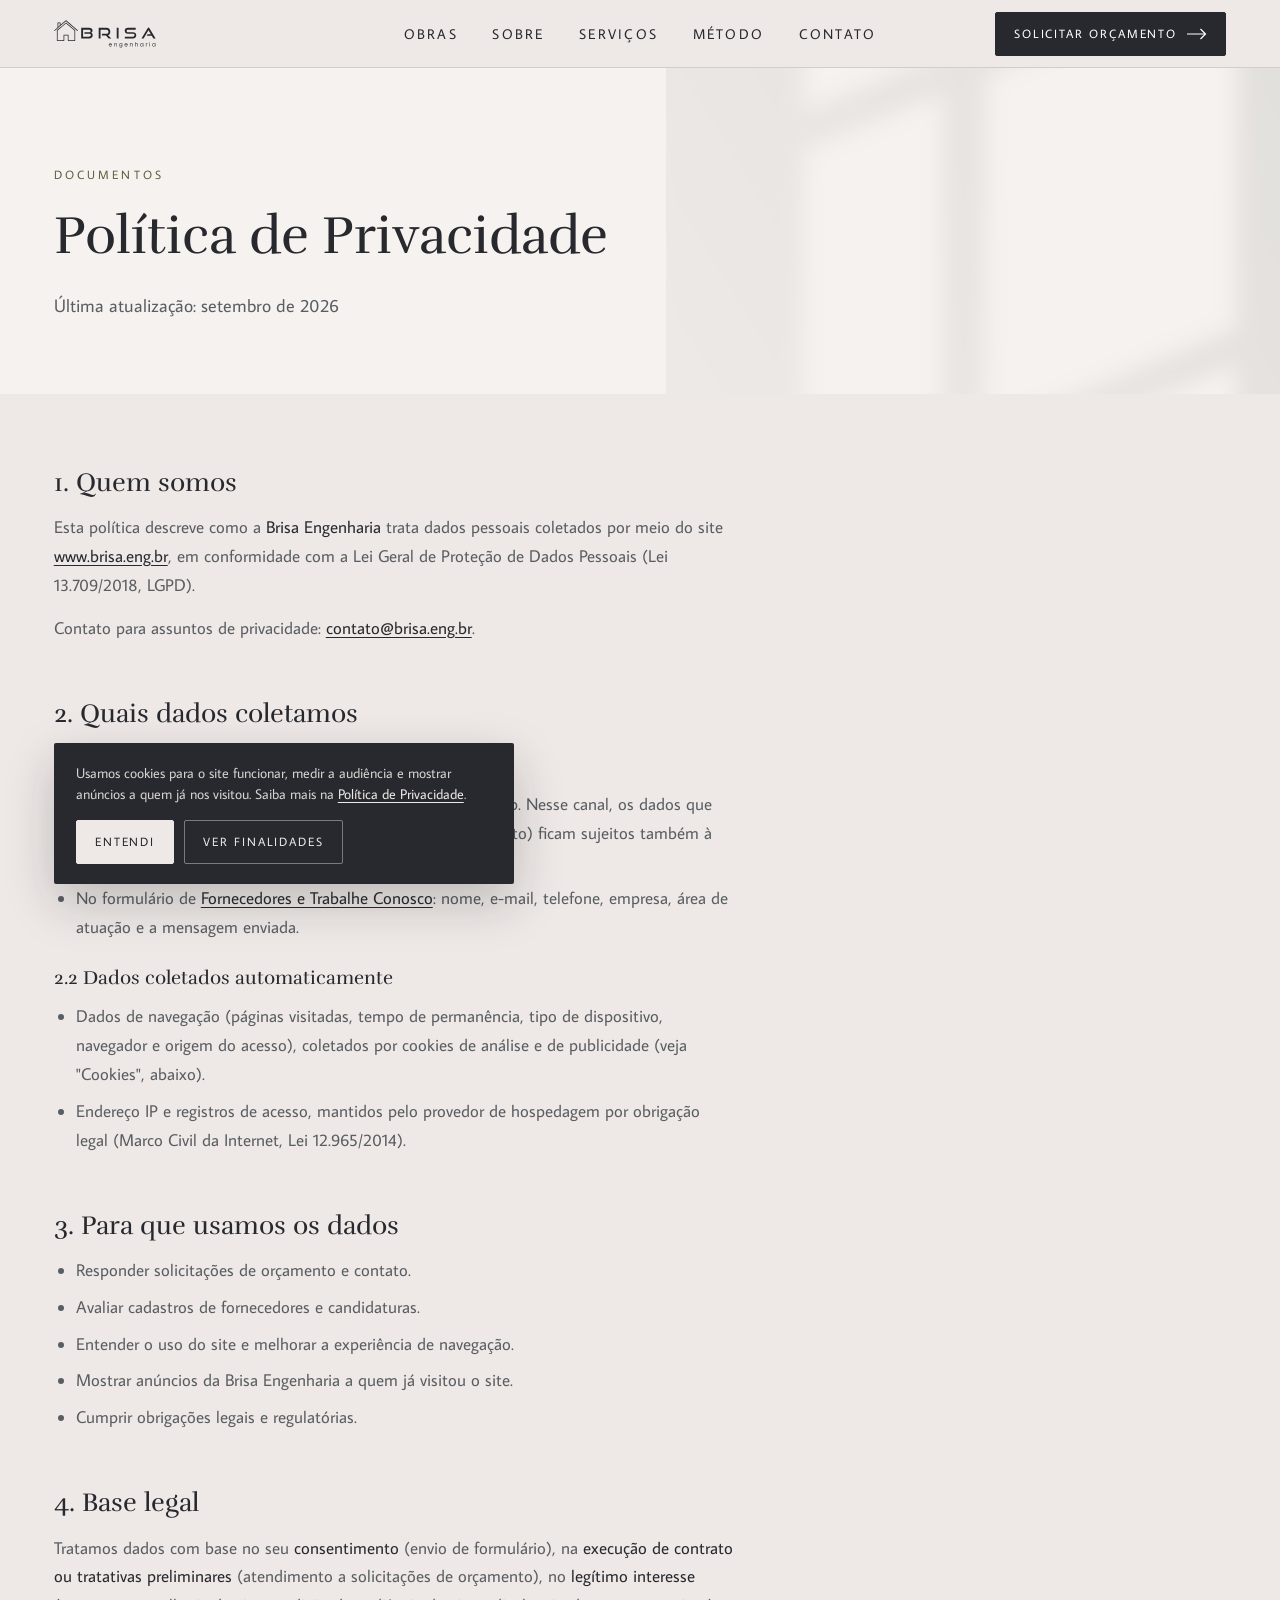
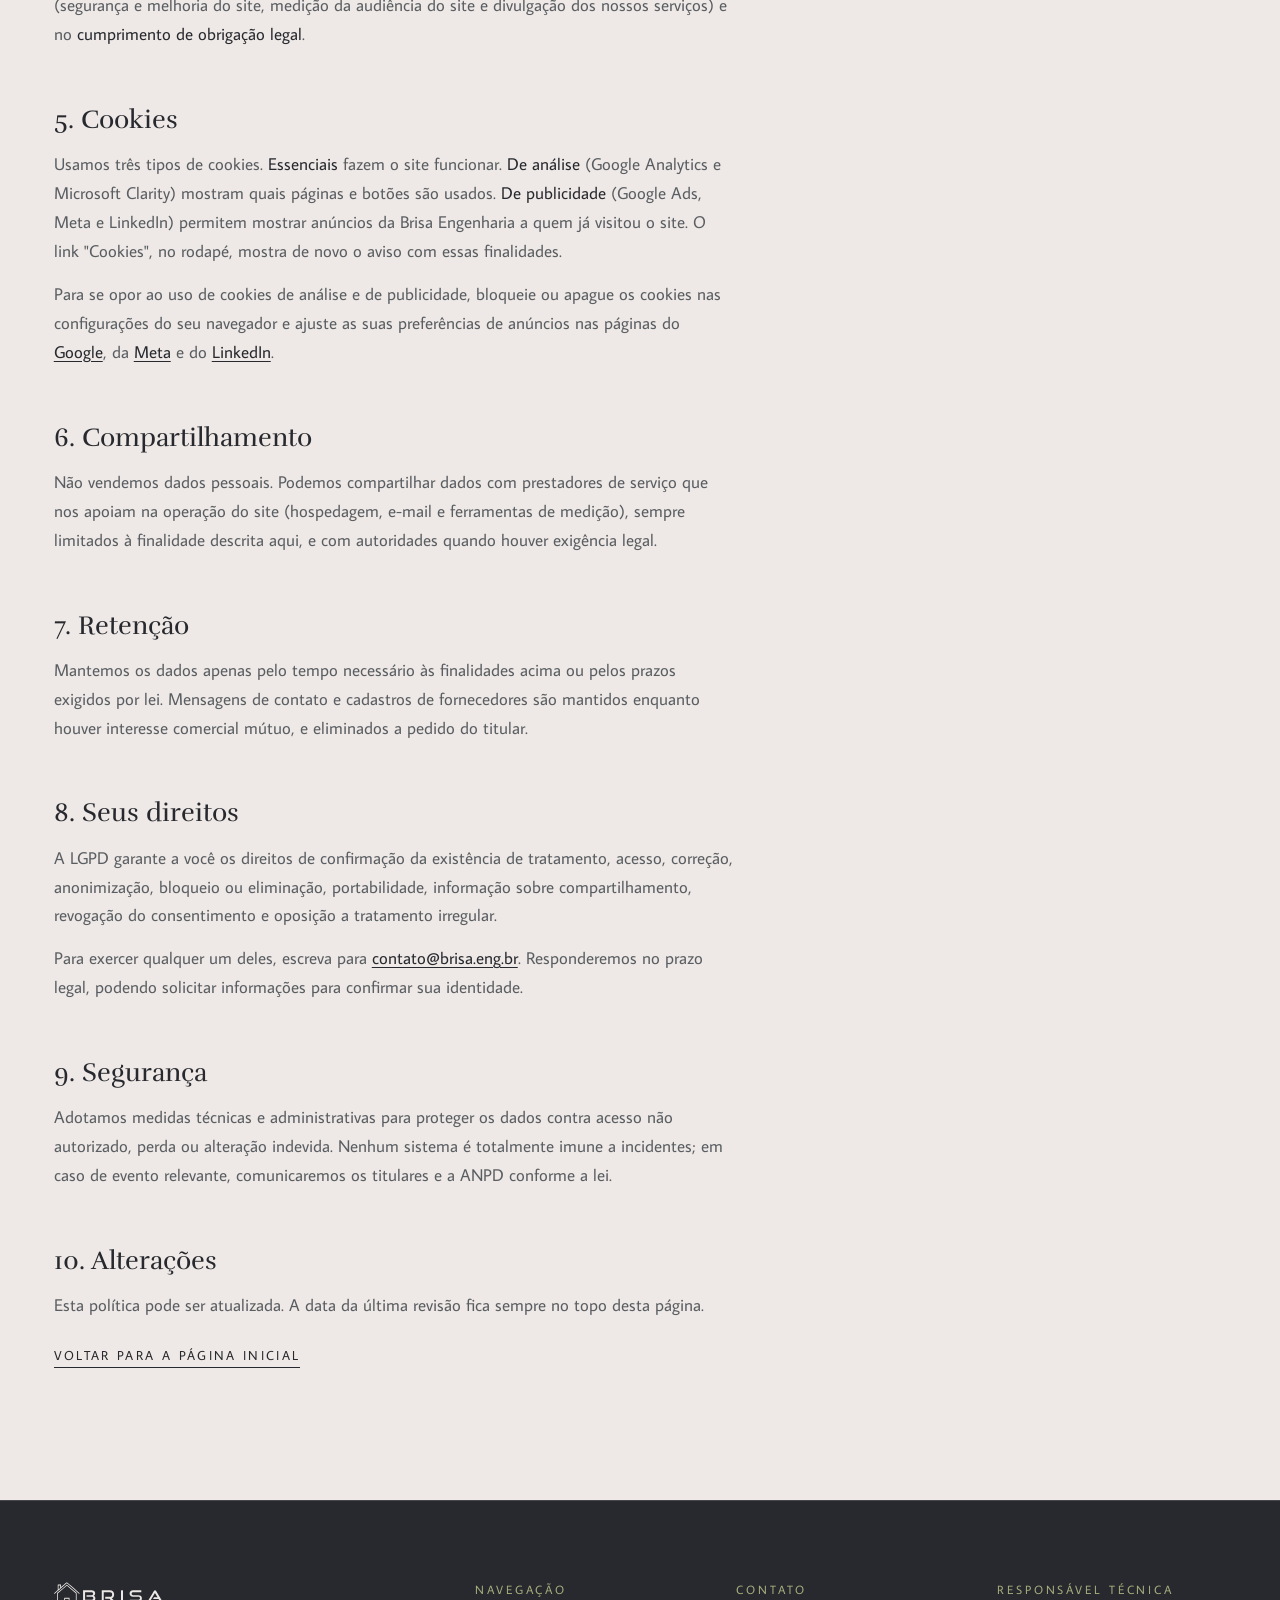
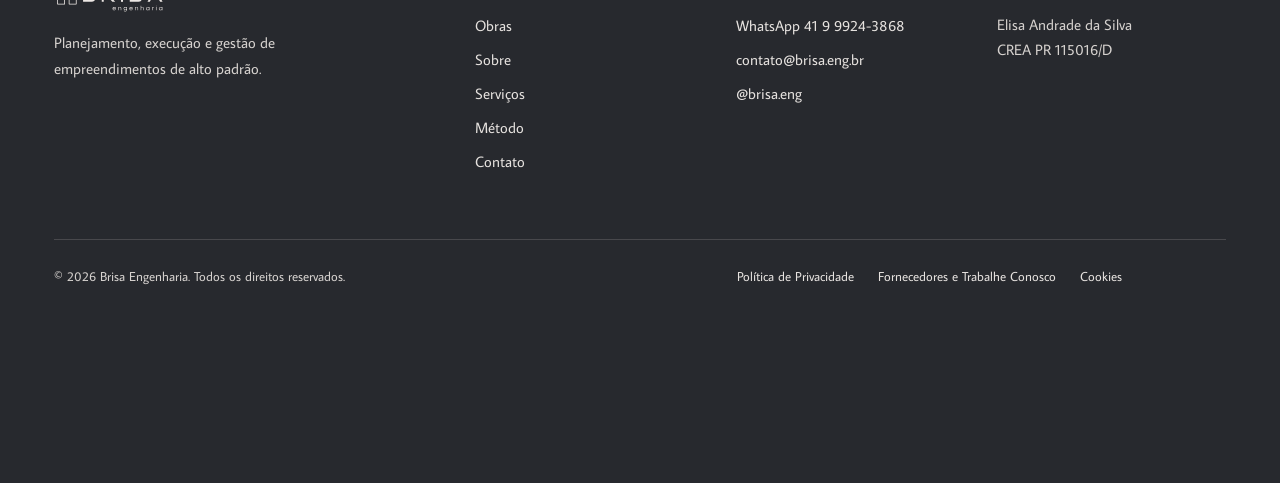
<file: deploy-vercel/privacidade.html>
<!DOCTYPE html>
<html lang="pt-BR">
<head>
<meta charset="utf-8">
<meta name="viewport" content="width=device-width, initial-scale=1">

<!-- BuildV: GTM -->
<script>(function(w,d,s,l,i){w[l]=w[l]||[];w[l].push({'gtm.start':
new Date().getTime(),event:'gtm.js'});var f=d.getElementsByTagName(s)[0],
j=d.createElement(s),dl=l!='dataLayer'?'&l='+l:'';j.async=true;j.src=
'https://www.googletagmanager.com/gtm.js?id='+i+dl;f.parentNode.insertBefore(j,f);
})(window,document,'script','dataLayer','GTM-WVG6L4KB');</script>
<!-- /BuildV: GTM -->

<title>Política de Privacidade · Brisa Engenharia</title>
<meta name="description" content="Como a Brisa Engenharia coleta, usa e protege dados pessoais, em conformidade com a LGPD (Lei 13.709/2018).">
<meta name="robots" content="index,follow">
<link rel="canonical" href="https://www.brisa.eng.br/privacidade.html">
<meta name="theme-color" content="#EEE9E6">
<link rel="icon" href="assets/logo/simbolo-casa-escuro.svg" type="image/svg+xml">
<link rel="preconnect" href="https://fonts.googleapis.com">
<link rel="preconnect" href="https://fonts.gstatic.com" crossorigin>
<link rel="stylesheet" href="https://fonts.googleapis.com/css2?family=Rufina&family=Average+Sans&display=swap">
<link rel="stylesheet" href="assets/vendor/lenis.css">
<link rel="stylesheet" href="css/styles.css?v=6">
<link rel="stylesheet" href="css/motion.css?v=3">
<script>
(function () {
  if (window.matchMedia && matchMedia("(prefers-reduced-motion: reduce)").matches) return;
  document.documentElement.setAttribute("data-motion", "on");
  setTimeout(function () { if (!window.__brisaMotion) document.documentElement.removeAttribute("data-motion"); }, 4000);
})();
</script>
</head>
<body>

<!-- BuildV: GTM (noscript) -->
<noscript><iframe src="https://www.googletagmanager.com/ns.html?id=GTM-WVG6L4KB"
height="0" width="0" style="display:none;visibility:hidden"></iframe></noscript>
<!-- /BuildV: GTM (noscript) -->

<a class="skip" href="#conteudo">Ir para o conteúdo</a>

<!-- ====================================================== cookies (LGPD): primeiro na ordem do teclado -->
<div class="cookie" data-open="false" role="region" aria-label="Aviso de cookies">
  <div class="cookie__in">
    <p>Usamos cookies para o site funcionar, medir a audiência e mostrar anúncios a quem já nos visitou.
      Saiba mais na <a href="privacidade.html">Política de Privacidade</a>.</p>
    <ul class="cookie-fins" id="cookie-fins" data-cookie-fins hidden>
      <li><strong>Essenciais:</strong> fazem o site funcionar.</li>
      <li><strong>Análise:</strong> Google Analytics e Microsoft Clarity, para saber quais páginas e botões funcionam.</li>
      <li><strong>Publicidade:</strong> Google Ads, Meta e LinkedIn, para mostrar anúncios a quem já visitou o site.</li>
    </ul>
    <div class="cookie__acts">
      <button class="btn btn--sm btn--light" type="button" data-cookie-ok>Entendi</button>
      <button class="btn btn--sm btn--ghost-light" type="button" data-cookie-more aria-expanded="false" aria-controls="cookie-fins">Ver finalidades</button>
    </div>
  </div>
</div>

<!-- ====================================================== header -->
<header class="hdr hdr--solid" data-solid="true">
  <div class="wrap hdr__in">
    <a class="brand" href="index.html" aria-label="Brisa Engenharia, página inicial">
      <img class="brand__l" src="assets/logo/logo-brisa-claro.svg" width="1280" height="350" alt="">
      <img class="brand__d" src="assets/logo/logo-brisa-escuro.svg" width="1280" height="350" alt="">
    </a>

    <nav class="nav" aria-label="Navegação principal">
      <ul>
        <li><a href="index.html#obras">Obras<span class="nav__dot" aria-hidden="true"></span></a></li>
        <li><a href="index.html#sobre">Sobre<span class="nav__dot" aria-hidden="true"></span></a></li>
        <li><a href="index.html#servicos">Serviços<span class="nav__dot" aria-hidden="true"></span></a></li>
        <li><a href="index.html#metodo">Método<span class="nav__dot" aria-hidden="true"></span></a></li>
        <li><a href="index.html#contato">Contato<span class="nav__dot" aria-hidden="true"></span></a></li>
      </ul>
    </nav>

    <div class="hdr__end">
      <a class="btn btn--sm hdr__cta" data-wa-btn href="https://wa.me/5541999243868">
        <span>Solicitar orçamento</span>
        <svg class="btn__ar" viewBox="0 0 20 12" fill="none" aria-hidden="true"><path d="M0 6h18.5M13.5 1l5 5-5 5" stroke="currentColor" stroke-width="1.2"/></svg>
      </a>
      <button class="burger" type="button" aria-expanded="false" aria-controls="menu" aria-label="Abrir menu">
        <i></i><i></i>
      </button>
    </div>
  </div>
</header>

<div class="drawer" id="menu" data-open="false" data-lenis-prevent>
  <div class="wrap drawer__in">
    <nav aria-label="Navegação">
      <ol class="drawer__nav">
        <li style="--i:0"><a href="index.html#obras"><span class="drawer__n">01</span>Obras</a></li>
        <li style="--i:1"><a href="index.html#sobre"><span class="drawer__n">02</span>Sobre</a></li>
        <li style="--i:2"><a href="index.html#servicos"><span class="drawer__n">03</span>Serviços</a></li>
        <li style="--i:3"><a href="index.html#metodo"><span class="drawer__n">04</span>Método</a></li>
        <li style="--i:4"><a href="index.html#contato"><span class="drawer__n">05</span>Contato</a></li>
      </ol>
    </nav>
    <div class="drawer__foot">
      <a class="btn btn--light" data-wa-btn href="https://wa.me/5541999243868">
        <span>Solicitar orçamento</span>
        <svg class="btn__ar" viewBox="0 0 20 12" fill="none" aria-hidden="true"><path d="M0 6h18.5M13.5 1l5 5-5 5" stroke="currentColor" stroke-width="1.2"/></svg>
      </a>
      <p class="drawer__contact">
        <a href="https://wa.me/5541999243868" target="_blank" rel="noopener">41 9 9924-3868</a>
        <a href="mailto:contato@brisa.eng.br">contato@brisa.eng.br</a>
      </p>
    </div>
  </div>
</div>

<main id="conteudo">
<section class="ph">
  <img class="luz luz--ph" src="assets/luz/luz-008.svg" alt="" aria-hidden="true">
  <div class="wrap">
    <p class="label">
      Documentos
    </p>
    <h1>Política de Privacidade</h1>
    <p class="ph__lede">Última atualização: setembro de 2026</p>
  </div>
</section>

<section class="doc">
  <div class="wrap">
    <div class="doc__body">

      <h2>1. Quem somos</h2>
      <p>Esta política descreve como a <strong>Brisa Engenharia</strong> trata dados pessoais
        coletados por meio do site <a href="https://www.brisa.eng.br">www.brisa.eng.br</a>, em
        conformidade com a Lei Geral de Proteção de Dados Pessoais (Lei 13.709/2018, LGPD).</p>
      <p>Contato para assuntos de privacidade: <a href="mailto:contato@brisa.eng.br">contato@brisa.eng.br</a>.</p>

      <h2>2. Quais dados coletamos</h2>
      <h3>2.1 Dados que você nos envia</h3>
      <ul>
        <li>Ao clicar em "Solicitar orçamento", você é levado ao WhatsApp. Nesse canal, os dados
          que você compartilhar (nome, telefone e informações do seu projeto) ficam sujeitos
          também à política do WhatsApp.</li>
        <li>No formulário de <a href="fornecedores.html">Fornecedores e Trabalhe Conosco</a>:
          nome, e-mail, telefone, empresa, área de atuação e a mensagem enviada.</li>
      </ul>
      <h3>2.2 Dados coletados automaticamente</h3>
      <ul>
        <li>Dados de navegação (páginas visitadas, tempo de permanência, tipo de dispositivo,
          navegador e origem do acesso), coletados por cookies de análise e de publicidade
          (veja "Cookies", abaixo).</li>
        <li>Endereço IP e registros de acesso, mantidos pelo provedor de hospedagem por
          obrigação legal (Marco Civil da Internet, Lei 12.965/2014).</li>
      </ul>

      <h2>3. Para que usamos os dados</h2>
      <ul>
        <li>Responder solicitações de orçamento e contato.</li>
        <li>Avaliar cadastros de fornecedores e candidaturas.</li>
        <li>Entender o uso do site e melhorar a experiência de navegação.</li>
        <li>Mostrar anúncios da Brisa Engenharia a quem já visitou o site.</li>
        <li>Cumprir obrigações legais e regulatórias.</li>
      </ul>

      <h2>4. Base legal</h2>
      <p>Tratamos dados com base no seu <strong>consentimento</strong> (envio de formulário),
        na <strong>execução de contrato ou tratativas preliminares</strong> (atendimento a
        solicitações de orçamento), no <strong>legítimo interesse</strong> (segurança e melhoria
        do site, medição da audiência do site e divulgação dos nossos serviços) e no
        <strong>cumprimento de obrigação legal</strong>.</p>

      <h2 id="cookies">5. Cookies</h2>
      <p>Usamos três tipos de cookies. <strong>Essenciais</strong> fazem o site funcionar.
        <strong>De análise</strong> (Google Analytics e Microsoft Clarity) mostram quais páginas e
        botões são usados. <strong>De publicidade</strong> (Google Ads, Meta e LinkedIn) permitem
        mostrar anúncios da Brisa Engenharia a quem já visitou o site. O link "Cookies", no
        rodapé, mostra de novo o aviso com essas finalidades.</p>
      <p>Para se opor ao uso de cookies de análise e de publicidade, bloqueie ou apague os
        cookies nas configurações do seu navegador e ajuste as suas preferências de anúncios nas
        páginas do <a href="https://adssettings.google.com" target="_blank" rel="noopener">Google</a>,
        da <a href="https://www.facebook.com/adpreferences" target="_blank" rel="noopener">Meta</a> e
        do <a href="https://www.linkedin.com/psettings/advertising" target="_blank" rel="noopener">LinkedIn</a>.</p>

      <h2>6. Compartilhamento</h2>
      <p>Não vendemos dados pessoais. Podemos compartilhar dados com prestadores de serviço que
        nos apoiam na operação do site (hospedagem, e-mail e ferramentas de medição), sempre
        limitados à finalidade descrita aqui, e com autoridades quando houver exigência legal.</p>

      <h2>7. Retenção</h2>
      <p>Mantemos os dados apenas pelo tempo necessário às finalidades acima ou pelos prazos
        exigidos por lei. Mensagens de contato e cadastros de fornecedores são mantidos enquanto
        houver interesse comercial mútuo, e eliminados a pedido do titular.</p>

      <h2>8. Seus direitos</h2>
      <p>A LGPD garante a você os direitos de confirmação da existência de tratamento, acesso,
        correção, anonimização, bloqueio ou eliminação, portabilidade, informação sobre
        compartilhamento, revogação do consentimento e oposição a tratamento irregular.</p>
      <p>Para exercer qualquer um deles, escreva para
        <a href="mailto:contato@brisa.eng.br">contato@brisa.eng.br</a>. Responderemos no prazo
        legal, podendo solicitar informações para confirmar sua identidade.</p>

      <h2>9. Segurança</h2>
      <p>Adotamos medidas técnicas e administrativas para proteger os dados contra acesso não
        autorizado, perda ou alteração indevida. Nenhum sistema é totalmente imune a incidentes;
        em caso de evento relevante, comunicaremos os titulares e a ANPD conforme a lei.</p>

      <h2>10. Alterações</h2>
      <p>Esta política pode ser atualizada. A data da última revisão fica sempre no topo desta
        página.</p>

      <p class="doc__back">
        <a class="lnk" href="index.html">
          Voltar para a página inicial
        </a>
      </p>
    </div>
  </div>
</section>
</main>

<!-- ====================================================== rodapé -->
<footer class="ftr" data-bg="dark">
  <div class="wrap">
    <div class="ftr__top" data-m="bloco">
      <div class="ftr__brand">
        <img src="assets/logo/logo-brisa-claro.svg" width="1280" height="350" alt="Brisa Engenharia" loading="lazy">
        <p>Planejamento, execução e gestão de empreendimentos de alto padrão.</p>
      </div>

      <nav class="ftr__col" aria-label="Navegação do rodapé">
        <h2 class="ftr__h">Navegação</h2>
        <ul>
          <li><a href="index.html#obras">Obras</a></li>
          <li><a href="index.html#sobre">Sobre</a></li>
          <li><a href="index.html#servicos">Serviços</a></li>
          <li><a href="index.html#metodo">Método</a></li>
          <li><a href="index.html#contato">Contato</a></li>
        </ul>
      </nav>

      <div class="ftr__col">
        <h2 class="ftr__h">Contato</h2>
        <ul>
          <li><a href="https://wa.me/5541999243868" target="_blank" rel="noopener">WhatsApp 41 9 9924-3868</a></li>
          <li><a href="mailto:contato@brisa.eng.br">contato@brisa.eng.br</a></li>
          <li><a href="https://www.instagram.com/brisa.eng" target="_blank" rel="noopener">@brisa.eng</a></li>
        </ul>
      </div>

      <div class="ftr__col">
        <h2 class="ftr__h">Responsável técnica</h2>
        <p>Elisa Andrade da Silva<br>CREA PR 115016/D</p>
      </div>
    </div>

    <div class="ftr__bot">
      <p>&copy; <span data-year>2026</span> Brisa Engenharia. Todos os direitos reservados.</p>
      <nav aria-label="Links legais">
        <a href="privacidade.html">Política de Privacidade</a>
        <a href="fornecedores.html">Fornecedores e Trabalhe Conosco</a>
        <a href="privacidade.html#cookies" data-cookie-prefs>Cookies</a>
      </nav>
    </div>
  </div>
</footer>

<script src="assets/vendor/gsap.min.js" defer></script>
<script src="assets/vendor/ScrollTrigger.min.js" defer></script>
<script src="assets/vendor/SplitText.min.js" defer></script>
<script src="assets/vendor/CustomEase.min.js" defer></script>
<script src="assets/vendor/lenis.min.js" defer></script>
<script src="js/motion.js?v=3" defer></script>
<script src="js/app.js?v=6" defer></script>

</body>
</html>
</file>
<file: deploy-vercel/assets/vendor/lenis.css>
html.lenis,html.lenis body{height:auto}.lenis:not(.lenis-autoToggle).lenis-stopped{overflow:clip}.lenis [data-lenis-prevent],.lenis [data-lenis-prevent-wheel],.lenis [data-lenis-prevent-touch]{overscroll-behavior:contain}.lenis.lenis-smooth iframe{pointer-events:none}.lenis.lenis-autoToggle{transition-property:overflow;transition-duration:1ms;transition-behavior:allow-discrete}
</file>
<file: deploy-vercel/css/styles.css>
/* =========================================================================
   Brisa Engenharia · v4: hero "cinema em tela cheia" + página "placa e legenda"
   O hero é foto em tela cheia (três planos em fusão). No resto da página,
   toda foto é uma placa emoldurada pelo papel, em proporção fixa, com
   legenda de museu. Texto sobre foto só no hero e na legenda das obras,
   sempre sobre degradê medido por pixel.
   Paleta e tipografia da marca real. Nenhum pseudo-elemento decorativo:
   olho-de-seção (.label) é só texto em caixa alta, entreletra e cor.
   Escala e espaçamento com min(vw, svh): crescem pela menor dimensão da
   janela, para cada seção caber na viewport.
   ========================================================================= */

:root{
  /* marca */
  --ink:#27292E;
  --slate:#53575B;
  --bone:#EEE9E6;
  --bone-2:#F5F2EF;
  --paper:#FFFFFF;
  --mist:#D9D9D9;
  --olive:#73784F;
  --olive-ink:#5C6140;
  --olive-soft:#A8AE7E;
  --olive-pale:#D0D4B4;      /* olive-soft clareado: numeral sobre --slate (4,77:1) */
  --muted:#5A5E62;

  --on-ink:#D6D2CF;          /* corpo sobre --ink   (9,69:1) */
  --on-slate:#E2DEDB;        /* corpo sobre --slate (5,45:1) */

  --line:rgba(39,41,46,.14);
  --line-d:rgba(238,233,230,.16);

  --ff-display:"Rufina", Georgia, "Times New Roman", serif;
  --ff-body:"Average Sans", "Helvetica Neue", Arial, sans-serif;

  /* grade */
  --max:1600px;
  --gut:clamp(20px, 4.2vw, 60px);
  --col-gap:clamp(16px, 2vw, 32px);

  --hdr:84px;
  --hdr-s:68px;
  /* ritmo: o topo de toda seção comporta o header compacto (âncora com offset 0) */
  --sec-t:max(calc(var(--hdr-s) + 12px), clamp(56px, 9svh, 112px));
  --sec-b:clamp(48px, 8svh, 104px);

  /* empilhamento. O widget do Merlin injeta z-index 9999 em runtime; as
     camadas modais do site ficam ACIMA dele. --z-widget é só referência. */
  --z-hdr:90;
  --z-widget:9999;
  --z-cookie:10020;
  --z-drawer:10041;
  --z-lb:10060;
  --z-skip:10080;

  --e:cubic-bezier(.16,.84,.28,1);
  --e2:cubic-bezier(.4,0,.2,1);
  --e-fade:cubic-bezier(.37,0,.63,1);
}

*,*::before,*::after{box-sizing:border-box}

html{
  -webkit-text-size-adjust:100%;
  scroll-behavior:auto;            /* as âncoras ficam com a Lenis (ou pulo nativo) */
  scroll-padding-top:calc(var(--hdr-s) + 8px);
}

body{
  margin:0;
  background:var(--bone);
  color:var(--ink);
  font:400 1.0625rem/1.7 var(--ff-body);
  overflow-x:clip;
  overflow-wrap:break-word;
  -webkit-font-smoothing:antialiased;
  -moz-osx-font-smoothing:grayscale;
  text-rendering:optimizeLegibility;
}

img,svg,video,picture{max-width:100%;display:block}
img{height:auto}
button,input,select,textarea{font:inherit;color:inherit}
a{color:inherit}
/* break-word: a palavra só parte se ela sozinha não couber na linha (texto a 200% em tela estreita) */
h1,h2,h3,h4{margin:0;font-weight:400;text-wrap:balance;overflow-wrap:break-word;word-break:normal}
p,figure,dl,dd{margin:0}
ul,ol{margin:0;padding:0;list-style:none}

:focus-visible{outline:2px solid var(--olive-ink);outline-offset:3px}
[data-bg="dark"] :focus-visible,.drawer :focus-visible,.lb :focus-visible,.cookie :focus-visible{outline-color:var(--olive-soft)}
[data-bg="slate"] :focus-visible{outline-color:var(--paper)}

::selection{background:var(--olive);color:var(--paper)}

.sr-only{position:absolute!important;width:1px;height:1px;padding:0;margin:-1px;overflow:hidden;clip:rect(0,0,0,0);white-space:nowrap;border:0}

.skip{
  position:fixed;left:12px;top:12px;z-index:var(--z-skip);
  background:var(--ink);color:var(--paper);padding:12px 18px;border-radius:2px;
  text-decoration:none;transform:translateY(-200%);transition:transform .3s var(--e2);
}
.skip:focus{transform:none}

/* ------------------------------------------------------------------ grade */
.wrap{
  width:100%;
  max-width:var(--max);
  margin-inline:auto;
  padding-inline:var(--gut);
}

/* ------------------------------------------------------------ tipografia */
.t-h2{
  font-family:var(--ff-display);
  font-size:clamp(1.75rem, .9rem + min(2.1vw, 3.8svh), 3rem);
  line-height:1.22;
  letter-spacing:-.006em;
}
.t-quote{
  font-family:var(--ff-display);
  font-size:clamp(1.75rem, .9rem + min(2.4vw, 4.2svh), 3.25rem);
  line-height:1.22;
  letter-spacing:-.008em;
}

/* olho-de-seção: só texto. Sem traço, sem borda, sem pseudo-elemento. */
.label{
  font:400 .75rem/1.4 var(--ff-body);
  letter-spacing:.26em;
  text-transform:uppercase;
  color:var(--olive-ink);
  margin:0 0 clamp(14px, 2.4svh, 24px);
}
.label--light{color:var(--olive-soft)}
.label--slate{color:var(--mist)}

strong{font-weight:400;color:var(--ink)}

/* ------------------------------------------------------ placa e legenda
   .fx = moldura da foto. .fx__p = a imagem (escala de entrada/saída pela
   propriedade `scale`, que não disputa com o zoom de hover no <img>).
   .fx__v = véu da cor da seção, a "exposição": some na entrada, volta leve
   na saída. A imagem em si nunca recebe opacity 0 nem clip-path (isso
   travava o lazy loading na v2). */
.fx{position:relative;display:block;overflow:hidden;background:var(--mist)}
.fx__p{display:block;width:100%;height:100%;scale:var(--xs,1)}
.fx__p img{width:100%;height:100%;object-fit:cover}
.fx__v{
  position:absolute;inset:0;pointer-events:none;
  background:var(--sec-bg, var(--bone));
  opacity:max(var(--ev, 0), var(--xv, 0));
}


/* filete: junta de 1px que desenha na entrada (elemento não textual) */
.filete{display:block;height:1px;background:rgba(39,41,46,.22);transform-origin:0 50%}
.filete--slate{background:var(--olive-soft)}

/* ---------------------------------------------------------------- botões
   Fundo sólido, troca de cor no hover, seta que anda 4px. Sem sombra,
   canto quase reto. */
.btn{
  --b-bg:var(--ink);--b-fg:var(--paper);--b-hv:var(--olive-ink);--b-bd:var(--ink);
  position:relative;display:inline-flex;align-items:center;justify-content:center;gap:14px;
  min-height:52px;padding:0 28px;
  font:400 .8125rem/1 var(--ff-body);letter-spacing:.16em;text-transform:uppercase;
  text-decoration:none;cursor:pointer;max-width:100%;text-align:center;text-wrap:balance;
  color:var(--b-fg);background:var(--b-bg);
  border:1px solid var(--b-bd);border-radius:2px;
  transition:background-color .45s var(--e),border-color .45s var(--e),color .45s var(--e),transform .12s var(--e2);
}
.btn:hover{background-color:var(--b-hv);border-color:var(--b-hv)}
.btn:active{transform:scale(.98)}
.btn__ar{width:20px;height:12px;flex:0 0 auto;min-width:20px;transition:transform .45s var(--e)}
.btn:hover .btn__ar{transform:translateX(4px)}

.btn--light{--b-bg:var(--bone);--b-fg:var(--ink);--b-hv:var(--paper);--b-bd:var(--bone)}
.btn--ghost-light{--b-bg:transparent;--b-fg:var(--bone);--b-hv:rgba(238,233,230,.12);--b-bd:rgba(238,233,230,.42)}
.btn--sm{min-height:44px;padding:0 18px;font-size:.75rem;letter-spacing:.16em;gap:10px}
.btn--lg{min-height:60px;padding:0 36px}

/* link com sublinhado que se desfaz e refaz */
.lnk{
  display:inline-flex;align-items:center;min-height:44px;padding:0;
  font:400 .8125rem/1.2 var(--ff-body);letter-spacing:.18em;text-transform:uppercase;
  text-decoration:none;color:var(--ink);
  background:linear-gradient(currentColor,currentColor) no-repeat 100% calc(50% + .9em) / 100% 1px;
  transition:background-size .6s var(--e);
}
.lnk:hover{background-position:0 calc(50% + .9em);background-size:0 1px;animation:lnk-re .9s var(--e) .25s forwards}
@keyframes lnk-re{to{background-size:100% 1px}}

.icon-btn{
  width:48px;height:48px;display:grid;place-items:center;flex:0 0 auto;
  border:1px solid rgba(238,233,230,.3);border-radius:50%;
  background:transparent;color:inherit;cursor:pointer;
  transition:background .35s var(--e2),color .35s var(--e2),border-color .35s var(--e2);
}
.icon-btn svg{width:18px;height:18px}
.icon-btn:hover{background:var(--bone);color:var(--ink);border-color:var(--bone)}

/* luz de janela (_patterns/overlay-luz-de-janelas), acabamento parado */
.luz{position:absolute;pointer-events:none;user-select:none;max-width:none}

/* ================================================================ header
   Transparente sobre o hero no topo da home; papel sólido no resto e nas
   páginas internas. Compacta depois de 40px e se recolhe ao descer, depois
   que o hero sai. */
.hdr{
  position:fixed;top:0;left:0;right:0;z-index:var(--z-hdr);
  height:var(--hdr);color:var(--ink);background:var(--bone);
  border-bottom:1px solid transparent;
  transition:height .45s var(--e2),border-color .45s var(--e2),transform .3s var(--e2),background-color .45s var(--e2),color .45s var(--e2);
}
.hdr[data-solid="true"],.hdr--solid{height:var(--hdr-s);border-bottom-color:var(--line)}
.hdr[data-hide="true"]{transform:translateY(-100%)}
/* home, no topo: transparente sobre a foto do hero (o degradê do topo dá o contraste) */
.hdr:not(.hdr--solid)[data-solid="false"]{background-color:transparent;color:var(--paper)}
.hdr:not(.hdr--solid)[data-solid="false"] .brand__l{opacity:1}
.hdr:not(.hdr--solid)[data-solid="false"] .brand__d{opacity:0}
.hdr:not(.hdr--solid)[data-solid="false"] .nav__dot{background:var(--paper)}
.hdr:not(.hdr--solid)[data-solid="false"] .hdr__cta{--b-bg:transparent;--b-fg:var(--paper);--b-hv:rgba(255,255,255,.14);--b-bd:rgba(255,255,255,.55)}
.hdr:not(.hdr--solid)[data-solid="false"] :focus-visible{outline-color:var(--paper)}
.hdr__in{
  height:100%;
  display:grid;grid-template-columns:1fr auto 1fr;align-items:center;column-gap:24px;
}

.brand{
  justify-self:start;position:relative;display:block;
  height:32px;aspect-ratio:1280/350;
  transition:height .45s var(--e2);
}
.brand img{position:absolute;inset:0;width:100%;height:100%;transition:opacity .35s var(--e2)}
.brand__l{opacity:0}
.hdr[data-solid="true"] .brand,.hdr--solid .brand{height:28px}

.nav ul{display:flex;align-items:center;gap:clamp(22px, 2.7vw, 48px)}
.nav a{
  position:relative;display:inline-flex;align-items:center;min-height:44px;
  font:400 .875rem/1 var(--ff-body);letter-spacing:.16em;text-transform:uppercase;
  text-decoration:none;color:inherit;
  background:linear-gradient(currentColor,currentColor) no-repeat 50% calc(50% + .95em) / 0 1px;
  transition:background-size .45s var(--e);
}
.nav a:hover,.nav a:focus-visible{background-size:100% 1px}
.nav__dot{
  position:absolute;left:50%;bottom:4px;width:4px;height:4px;border-radius:50%;
  background:var(--olive-ink);transform:translateX(-50%) scale(0);
  transition:transform .45s var(--e);
}
.nav a[aria-current="true"] .nav__dot{transform:translateX(-50%) scale(1)}

.hdr__end{justify-self:end;display:flex;align-items:center;gap:10px}
/* texto ampliado: menu e botão não cabem numa linha (medido no app.js) */
.hdr.is-tight .nav{display:none}
.hdr.is-tight .burger{display:block}
.hdr.is-tight .hdr__in{grid-template-columns:1fr auto}

.burger{
  display:none;width:46px;height:46px;padding:0;border:0;background:none;cursor:pointer;
  position:relative;color:inherit;
}
.burger i{
  position:absolute;left:11px;right:11px;height:1px;background:currentColor;
  transition:transform .5s var(--e),top .5s var(--e);
}
.burger i:first-child{top:19px}
.burger i:last-child{top:26px}
.burger[aria-expanded="true"] i:first-child{top:22.5px;transform:rotate(45deg)}
.burger[aria-expanded="true"] i:last-child{top:22.5px;transform:rotate(-45deg)}

/* menu aberto: o header sobe acima do drawer para o X ficar clicável */
.hdr[data-menu="open"]{z-index:calc(var(--z-drawer) + 1);color:var(--bone);background:transparent;border-bottom-color:transparent;transform:none}
.hdr[data-menu="open"] .brand__l{opacity:1}
.hdr[data-menu="open"] .brand__d{opacity:0}
.hdr[data-menu="open"] :focus-visible{outline-color:var(--olive-soft)}

/* ================================================================ drawer */
.drawer{
  position:fixed;inset:0;z-index:var(--z-drawer);
  background:var(--ink);color:var(--bone);
  opacity:0;visibility:hidden;
  transition:opacity .4s var(--e2),visibility 0s .4s;
}
.drawer[data-open="true"]{opacity:1;visibility:visible;transition:opacity .4s var(--e2)}
.drawer__in{
  height:100%;display:flex;flex-direction:column;justify-content:space-between;
  padding-top:calc(var(--hdr) + 3vh);padding-bottom:max(28px, env(safe-area-inset-bottom));
  overflow-y:auto;
}
.drawer__nav li{transform:translateY(12px);opacity:0;transition:transform .6s var(--e),opacity .5s var(--e2);transition-delay:calc(var(--i, 0) * 60ms)}
.drawer[data-open="true"] .drawer__nav li{transform:none;opacity:1;transition-delay:calc(120ms + var(--i, 0) * 60ms)}
.drawer__nav a{
  display:flex;align-items:baseline;gap:18px;padding:9px 0;
  font:400 clamp(2rem, min(8.6vw, 6.4svh), 3.2rem)/1.12 var(--ff-display);
  text-decoration:none;color:var(--bone);
}
.drawer__n{font:400 .75rem/1 var(--ff-body);letter-spacing:.2em;color:var(--olive-soft);min-width:2.2em}
.drawer__foot{display:grid;gap:22px;padding-top:28px}
.drawer__foot .btn{justify-self:start}
.drawer__contact{display:grid;gap:6px;font-size:1rem;color:var(--on-ink)}
.drawer__contact a{text-decoration:none;display:inline-block;padding:4px 0}

/* ================================================================== hero
   Cinema em tela cheia. Três planos reais trocam por fusão lenta, com leve
   aproximação. O degradê fica parado em relação ao texto (fora da camada que
   se move), então o contraste medido vale para os três planos. Grão fino e
   estático por cima: as fotos são de celular e em tela grande o grão
   disfarça a maciez. Linha B do título recuada até o eixo da coluna 3. */
.cine{
  --sec-bg:var(--ink);
  position:relative;min-height:max(100svh, 560px);
  display:flex;flex-direction:column;
  background:var(--ink);color:var(--paper);overflow:hidden;
  --fs-h1:clamp(2.2rem, .9rem + min(3.3vw, 6svh), 4.5rem);
  --c:calc((min(100vw, var(--max)) - 2 * var(--gut) - 11 * var(--col-gap)) / 12);
  --axis:calc(2 * (var(--c) + var(--col-gap)));
}
.cine__media{position:absolute;inset:0;overflow:hidden}
.cine__s{position:absolute;inset:0;opacity:0;transition:opacity 1.6s var(--e-fade)}
.cine__s.is-on{opacity:1}
.cine__s picture,.cine__s img{width:100%;height:100%}
.cine__s img{object-fit:cover;object-position:50% 30%;transform-origin:50% 40%}
.cine__s[data-i="0"] img{object-position:50% 0%}
.cine__s[data-i="2"] img{object-position:50% 45%}
.cine__grain{position:absolute;inset:0;pointer-events:none;background:url("../assets/tex/grao.webp") repeat 0 0 / 180px 180px;mix-blend-mode:overlay;opacity:.16}
.cine__veil{
  position:absolute;inset:0;pointer-events:none;
  background:
    linear-gradient(180deg, rgba(22,24,28,.78) 0%, rgba(22,24,28,.52) 11%, rgba(22,24,28,0) 28%),
    linear-gradient(0deg, rgba(22,24,28,.92) 0%, rgba(22,24,28,.8) 22%, rgba(22,24,28,.46) 44%, rgba(22,24,28,0) 68%),
    linear-gradient(90deg, rgba(22,24,28,.4) 0%, rgba(22,24,28,0) 58%);
}
.cine__exit{position:absolute;inset:0;pointer-events:none;background:var(--ink);opacity:var(--xv, 0)}
.cine__cover{position:absolute;inset:0;pointer-events:none;background:var(--ink);opacity:0}

.cine__in{
  position:relative;z-index:2;flex:1 0 auto;
  display:flex;flex-direction:column;justify-content:flex-end;
  padding-top:calc(var(--hdr) + 24px);
  padding-bottom:clamp(18px, 3.6svh, 40px);
  translate:0 var(--xy, 0px);
}
.cine__h{font:400 var(--fs-h1)/1.14 var(--ff-display);letter-spacing:-.012em;color:var(--paper);max-width:100%}
/* só quebra palavra se ela sozinha não couber (texto a 200% no celular) */
.cine__h .ln > span{max-width:100%;overflow-wrap:break-word}
.cine__h .ln{display:block}
.cine__h .ln > span{display:inline-block}
.cine__h .ln--b{margin-inline-start:var(--axis)}
.cine__row{
  display:flex;align-items:flex-end;justify-content:space-between;gap:20px 40px;flex-wrap:wrap;
  margin-top:clamp(20px, 3.6svh, 40px);padding-top:clamp(16px, 2.6svh, 26px);
  border-top:1px solid rgba(255,255,255,.24);
}
.cine__lede{max-width:min(34ch, 100%);font-size:clamp(1rem, .9rem + .3vw, 1.1875rem);line-height:1.55;color:rgba(255,255,255,.95)}
.cine__acts{display:flex;align-items:center;gap:12px 28px;flex-wrap:wrap;max-width:100%}
@media (min-width:641px){ .cine__acts{margin-right:clamp(64px, 6vw, 92px)} }   /* bolha do Merlin */
.lnk--light{color:var(--paper)}

.cine__meta{display:flex;align-items:center;gap:12px 22px;flex-wrap:wrap;margin-top:clamp(12px, 2.2svh, 22px);min-height:44px}
.cine__prog{display:none;gap:6px;align-items:center}
.cine[data-show] .cine__prog{display:inline-flex}
.cine__prog i{display:block;width:28px;height:1px;background:rgba(255,255,255,.35);overflow:hidden}
.cine__prog b{display:block;height:100%;background:var(--paper);transform-origin:0 50%;transform:scaleX(0)}
.cine__pause{
  width:44px;height:44px;display:grid;place-items:center;flex:0 0 auto;
  border:1px solid rgba(255,255,255,.45);border-radius:50%;background:transparent;color:var(--paper);cursor:pointer;
  transition:background-color .35s var(--e2),color .35s var(--e2),border-color .35s var(--e2);
}
.cine__pause:hover{background:var(--paper);color:var(--ink);border-color:var(--paper)}
.cine__pause[hidden]{display:none}
.cine__ic{width:14px;height:14px}
.cine__ic--r{display:none}
.cine__pause[aria-pressed="true"] .cine__ic--p{display:none}
.cine__pause[aria-pressed="true"] .cine__ic--r{display:block}
.hero__end{position:absolute;left:0;bottom:0;width:1px;height:1px;pointer-events:none}

/* janelas baixas no desktop */
@media (min-width:1025px) and (max-height:760px){
  .cine__row{margin-top:16px;padding-top:14px}
  .cine__meta{margin-top:10px}
  .cine .btn{min-height:48px}
}
/* tablet em retrato usa as fotos verticais */
@media (min-width:641px) and (max-width:1024px) and (orientation:portrait){
  .cine{--fs-h1:clamp(2.2rem, 1rem + 3.4vw, 3rem);--axis:calc(1 * (var(--c) + var(--col-gap)))}
}
/* celular */
@media (max-width:640px){
  .cine{--fs-h1:clamp(1.85rem, .6rem + 6.4vw, 2.5rem)}
  .cine__h .ln--b{margin-inline-start:0}
  .cine__h .ln{text-wrap:balance}
  .cine__row{flex-direction:column;align-items:flex-start;gap:18px}
  /* o canto inferior direito é da bolha do Merlin (72px) */
  .cine__meta,.cine__acts{padding-right:84px}
  .cine__meta{row-gap:6px}
  .cine__veil{
    background:
      linear-gradient(180deg, rgba(22,24,28,.72) 0%, rgba(22,24,28,0) 18%),
      linear-gradient(0deg, rgba(22,24,28,.95) 0%, rgba(22,24,28,.86) 34%, rgba(22,24,28,.52) 56%, rgba(22,24,28,0) 80%);
  }
}
@media (max-width:640px) and (max-height:700px){
  .cine{--fs-h1:1.7rem}
  .cine__row{margin-top:14px;padding-top:12px;gap:14px}
  .cine__meta{margin-top:8px}
}
@media (max-width:1024px) and (max-height:560px) and (orientation:landscape){
  .cine{min-height:420px;--fs-h1:1.6rem}
  .cine__h .ln--b{margin-inline-start:0}
  .cine__row{margin-top:12px;padding-top:10px}
}

/* ================================================================= obras */
.obras{background:var(--bone-2);padding:var(--sec-t) 0 var(--sec-b)}
.obras__h{margin-bottom:clamp(18px, 3.6svh, 40px)}
.obras__grid{display:grid;grid-template-columns:repeat(3,minmax(0,1fr));column-gap:var(--col-gap);align-items:start}

.obra__btn{
  position:relative;display:block;width:100%;padding:0;margin:0;border:0;background:none;
  color:inherit;text-align:left;cursor:pointer;
}
.obra__btn:focus-visible{outline-offset:6px}
.obra__fig{aspect-ratio:1/1}
@media (min-height:860px){ .obra__fig{aspect-ratio:4/5} }
.obra__fig img{transition:transform .9s var(--e)}
.obra__btn:hover .obra__fig img,.obra__btn:focus-visible .obra__fig img{transform:scale(1.035)}

/* identificação da obra no hover e no foco (requisito BuildV: em repouso
   o card é só a foto); no toque, sempre visível */
.obra__cap{
  position:absolute;left:0;right:0;bottom:0;z-index:3;
  display:grid;gap:5px;padding:clamp(48px, 5vw, 72px) clamp(16px, 2vw, 26px) clamp(16px, 2vw, 24px);
  color:var(--paper);
  background:linear-gradient(0deg, rgba(22,24,28,.9) 0%, rgba(22,24,28,.74) 52%, rgba(22,24,28,0) 100%);
  opacity:0;transform:translateY(10px);
  transition:opacity .45s var(--e2),transform .7s var(--e);
}
.obra__btn:hover .obra__cap,.obra__btn:focus-visible .obra__cap{opacity:1;transform:none}
.obra__n{font:400 .75rem/1 var(--ff-body);letter-spacing:.24em;color:#E6E9D3}
.obra__t{font:400 clamp(1.15rem, 1.5vw, 1.4rem)/1.25 var(--ff-display)}
.obra__m{font-size:.8125rem;line-height:1.4;color:rgba(255,255,255,.9)}
@media (hover:none){ .obra__cap{opacity:1;transform:none} }

/* ================================================================= sobre */
.sobre{position:relative;overflow:hidden;background:var(--bone);padding:var(--sec-t) 0 var(--sec-b)}
/* luz 008 só atrás da coluna da foto: nenhum texto passa por cima dela */
.luz--sobre{top:0;right:0;bottom:0;width:calc(46% + var(--gut));height:100%;object-fit:cover;mix-blend-mode:multiply;opacity:.2}
.sobre__grid{
  position:relative;
  display:grid;grid-template-columns:repeat(12,minmax(0,1fr));column-gap:var(--col-gap);
  align-items:center;
  --c:calc((min(100vw, var(--max)) - 2 * var(--gut) - 11 * var(--col-gap)) / 12);
}
.sobre__txt{grid-column:1 / span 6}
.sobre__h{max-width:13em}
.sobre__p{
  max-width:52ch;margin-top:clamp(14px, 2.6svh, 26px);
  font-size:clamp(1rem, .9rem + .3vw, 1.125rem);color:var(--muted);
}
.trio-w{margin-top:clamp(22px, 4.4svh, 44px)}
.trio{display:flex;flex-wrap:wrap;gap:14px clamp(24px, 3.2vw, 56px);padding-top:clamp(16px, 2.6svh, 26px)}
.trio li{font:400 clamp(1.02rem, .9rem + .3vw, 1.2rem)/1.3 var(--ff-display)}
.trio__n{display:block;margin-bottom:6px;font:400 .75rem/1 var(--ff-body);letter-spacing:.22em;color:var(--olive-ink)}
.assina{display:grid;gap:4px;margin-top:clamp(22px, 4.4svh, 44px)}
.assina__nome{font:400 1.25rem/1.3 var(--ff-display)}
.assina__cargo{font-size:.8125rem;letter-spacing:.12em;text-transform:uppercase;color:var(--muted)}

.placa{margin:0}
.sobre__fig{grid-column:8 / -1;justify-self:end;width:100%}
.sobre__fig .fx{
  aspect-ratio:4/5;width:auto;max-width:100%;margin-left:auto;
  height:min(calc((5 * var(--c) + 4 * var(--col-gap)) * 1.25), calc(100svh - var(--sec-t) - var(--sec-b) - 2.5rem));
}

/* ================================================================= faixa
   Entreato em ink: a frase sobre fundo sólido, a foto como placa deslocada
   à direita, sem legenda (pedido da cliente, 2026-10-01). */
.faixa{background:var(--ink);color:var(--bone);padding:clamp(72px, 11svh, 120px) 0 clamp(64px, 10svh, 112px)}
.faixa__q{max-width:19em;color:var(--bone)}
.faixa__row{
  display:grid;grid-template-columns:repeat(12,minmax(0,1fr));column-gap:var(--col-gap);
  align-items:end;margin-top:clamp(36px, 6svh, 64px);
}
.faixa__fx{grid-column:5 / -1;aspect-ratio:2.39/1;max-height:calc(100svh - 18rem)}

/* ============================================================== serviços */
.serv{background:var(--bone-2);padding:var(--sec-t) 0 var(--sec-b)}
.serv__grid{
  display:grid;grid-template-columns:repeat(12,minmax(0,1fr));column-gap:var(--col-gap);
  align-items:center;
  --c:calc((min(100vw, var(--max)) - 2 * var(--gut) - 11 * var(--col-gap)) / 12);
}
.serv__fig{grid-column:1 / span 5}
.serv__media{
  aspect-ratio:4/5;width:auto;max-width:100%;
  height:min(calc((5 * var(--c) + 4 * var(--col-gap)) * 1.25), calc(100svh - var(--sec-t) - var(--sec-b) - 2.5rem));
}
.serv__media .fx__p{position:relative}
.serv__media img{
  position:absolute;inset:0;width:100%;height:100%;object-fit:cover;
  opacity:0;scale:1.03;
  transition:opacity .8s var(--e-fade),scale 1.2s var(--e);
}
.serv__media img.is-on{opacity:1;scale:1}
.serv__body{grid-column:7 / -1}
.serv__h{max-width:16em}

.svc{margin-top:clamp(18px, 4svh, 40px);border-top:1px solid var(--line)}
.svc__it{border-bottom:1px solid var(--line)}
.svc__btn{
  width:100%;display:grid;grid-template-columns:56px minmax(0,1fr) 16px;align-items:center;gap:0 8px;
  min-height:44px;padding:clamp(11px, min(1.6vw, 2.2svh), 22px) 0;margin:0;border:0;background:none;cursor:pointer;text-align:left;
  font:400 clamp(1.12rem, min(1.55vw, 2.7svh), 1.45rem)/1.25 var(--ff-display);
  color:var(--muted);transition:color .4s var(--e2);
}
.svc__btn:hover,.svc__it.is-open .svc__btn{color:var(--ink)}
.svc__t{overflow-wrap:break-word;min-width:0}
.svc__n{font:400 .75rem/1 var(--ff-body);letter-spacing:.22em;color:var(--olive-ink)}
.svc__ic{position:relative;width:14px;height:14px;justify-self:end}
.svc__ic i{position:absolute;left:0;top:50%;width:14px;height:1px;background:currentColor;transition:transform .5s var(--e)}
.svc__ic i:last-child{transform:rotate(90deg)}
.svc__it.is-open .svc__ic i:last-child{transform:rotate(0)}
.svc__pn{display:grid;grid-template-rows:0fr;transition:grid-template-rows .5s var(--e)}
.svc__it.is-open .svc__pn{grid-template-rows:1fr}
.svc__pi{overflow:hidden;padding-left:64px;visibility:hidden;transition:visibility 0s .5s}
.svc__it.is-open .svc__pi{visibility:visible;transition:visibility 0s}
.svc__pi p{max-width:54ch;padding-bottom:16px;color:var(--muted);font-size:clamp(.97rem, .9rem + .15vw, 1.0625rem)}
.svc__list{columns:2;column-gap:28px;padding-bottom:18px}
.svc__list li{
  break-inside:avoid;padding:3px 0 3px 16px;font-size:.95rem;line-height:1.45;
  background:radial-gradient(circle, var(--olive) 0 2px, transparent 2.6px) no-repeat 0 .62em / 6px 6px;
}
.serv__cta{margin-top:clamp(22px, 4.4svh, 44px)}

/* ================================================================ método
   Sem cena travada e sem esmaecimento: grade estática 3 x 2 com juntas. */
.metodo{background:var(--slate);color:var(--bone);padding:var(--sec-t) 0 var(--sec-b)}
.metodo__head{
  display:grid;grid-template-columns:repeat(12,minmax(0,1fr));column-gap:var(--col-gap);
  align-items:end;margin-bottom:clamp(28px, 6svh, 64px);
}
.metodo__head .label{grid-column:1 / -1}
.metodo__h{grid-column:1 / span 6;max-width:10em;color:var(--bone)}
.metodo__p{grid-column:8 / -1;max-width:52ch;color:var(--on-slate);font-size:clamp(.97rem, .9rem + .15vw, 1.0625rem)}
.etapas{display:grid;grid-template-columns:repeat(3,minmax(0,1fr));column-gap:var(--col-gap);row-gap:clamp(24px, 5svh, 48px)}
.etapa .filete{margin-bottom:clamp(14px, 2.4svh, 22px)}
.etapa__n{display:block;margin-bottom:clamp(8px, 1.4svh, 14px);font:400 1.75rem/1 var(--ff-display);color:var(--olive-pale)}
.etapa__t{margin-bottom:6px;font:400 1.375rem/1.2 var(--ff-display);color:var(--paper);hyphens:manual}
.etapa p{max-width:40ch;font-size:.9375rem;line-height:1.55;color:var(--on-slate)}

/* =========================================================== compromisso */
.comp{background:var(--bone);padding:var(--sec-t) 0 var(--sec-b)}
.comp__grid{
  display:grid;grid-template-columns:repeat(12,minmax(0,1fr));column-gap:var(--col-gap);
  align-items:center;
  --c:calc((min(100vw, var(--max)) - 2 * var(--gut) - 11 * var(--col-gap)) / 12);
}
.comp__txt{grid-column:1 / span 7}
.comp__h span{display:block}
.pilares-w{margin-top:clamp(18px, 3.6svh, 36px)}
.pilares li{
  display:flex;flex-wrap:wrap;gap:4px 24px;align-items:baseline;
  padding:clamp(10px, 1.7svh, 16px) 0;border-bottom:1px solid var(--line);
}
.pilares h3{flex:1 1 9em;font:400 clamp(1.05rem, .95rem + .25vw, 1.25rem)/1.3 var(--ff-display)}
.pilares p{flex:2 1 17em;font-size:.95rem;line-height:1.5;color:var(--muted)}
.comp__nota{max-width:52ch;margin-top:clamp(16px, 3svh, 28px);font-size:.9375rem;line-height:1.55;color:var(--muted)}
.comp__notat{display:block;margin-bottom:2px;font:400 1.125rem/1.3 var(--ff-display);color:var(--ink)}
.comp__cta{margin-top:clamp(18px, 3.6svh, 36px)}
.comp__fig{grid-column:9 / -1;justify-self:end;width:100%}
.comp__fig .fx{
  aspect-ratio:3/4;width:auto;max-width:100%;margin-left:auto;
  height:min(calc((4 * var(--c) + 3 * var(--col-gap)) * 4 / 3), calc(100svh - var(--sec-t) - var(--sec-b) - 2.5rem));
}

/* ======================================================= contato (CTA) */
.cta{
  position:relative;overflow:hidden;background:var(--ink);color:var(--bone);
  padding:clamp(72px, 15svh, 180px) 0 clamp(64px, 13svh, 160px);
}
/* luz 011 invertida, parada, só na metade direita; clareia o ink no máximo ~5% */
.luz--cta{top:0;right:0;bottom:0;width:52%;height:100%;object-fit:cover;filter:invert(1);mix-blend-mode:screen;opacity:.07}
.cta__grid{
  position:relative;
  display:grid;grid-template-columns:repeat(12,minmax(0,1fr));column-gap:var(--col-gap);
  align-items:start;
}
.cta__txt{grid-column:1 / span 7}
.cta__h{font:400 clamp(2rem, 1rem + min(2.8vw, 5svh), 3.5rem)/1.18 var(--ff-display);letter-spacing:-.01em;max-width:9.6em;color:var(--bone)}
.cta__p{max-width:56ch;margin-top:clamp(14px, 2.6svh, 24px);color:var(--on-ink);font-size:clamp(1rem, .9rem + .3vw, 1.125rem)}
.cta__end{
  grid-column:8 / -1;justify-self:end;
  display:grid;justify-items:end;gap:clamp(26px, 5svh, 48px);
  padding-top:.4em;
}
.contatos{display:grid;gap:14px;text-align:right}
.contatos div{display:grid;gap:3px}
.contatos dt{font:400 .75rem/1.3 var(--ff-body);letter-spacing:.24em;text-transform:uppercase;color:var(--olive-soft)}
.contatos a{display:inline-block;max-width:100%;overflow-wrap:anywhere;padding:2px 0;font:400 1.125rem/1.35 var(--ff-display);text-decoration:none;color:var(--bone);
  background:linear-gradient(currentColor,currentColor) no-repeat 100% 100% / 0 1px;transition:background-size .45s var(--e)}
.contatos a:hover,.contatos a:focus-visible{background-size:100% 1px;background-position:0 100%}

/* ================================================================ rodapé */
.ftr{
  background:var(--ink);color:var(--on-ink);
  border-top:1px solid var(--line-d);
  padding-top:clamp(52px, 9svh, 96px);padding-bottom:calc(28px + var(--cookie-h, 0px));
  font-size:.9375rem;
}
.ftr__top{display:grid;grid-template-columns:1.7fr repeat(3,minmax(0,1fr));gap:36px 32px;padding-bottom:clamp(36px, 7svh, 64px)}
.ftr__brand img{height:30px;width:auto;margin-bottom:18px}
.ftr__brand p{max-width:30ch}
.ftr__h{margin-bottom:14px;font:400 .75rem/1.3 var(--ff-body);letter-spacing:.24em;text-transform:uppercase;color:var(--olive-soft)}
.ftr__col ul{display:grid;gap:6px}
.ftr__col li{min-width:0}
.ftr__col a{display:inline-flex;align-items:center;min-height:28px;max-width:100%;overflow-wrap:anywhere;text-decoration:none;color:#E6E2DF;
  background:linear-gradient(currentColor,currentColor) no-repeat 0 calc(100% - 3px) / 0 1px;transition:background-size .45s var(--e)}
.ftr__col a:hover,.ftr__col a:focus-visible{background-size:100% 1px}
.ftr__bot{
  display:flex;justify-content:space-between;align-items:center;gap:12px 24px;flex-wrap:wrap;
  padding-top:22px;border-top:1px solid var(--line-d);font-size:.8125rem;
}
.ftr__bot nav{display:flex;gap:10px 24px;flex-wrap:wrap}
.ftr__bot a{text-decoration:none;color:#E6E2DF;display:inline-flex;align-items:center;min-height:28px}
.ftr__bot a:hover,.ftr__bot a:focus-visible{text-decoration:underline;text-underline-offset:4px}
/* espaço da bolha do Merlin (72px, fixa no canto inferior direito) */
@media (min-width:768px){ .ftr__bot{padding-inline-end:104px} }
@media (max-width:767px){ .ftr__bot{padding-bottom:96px} }

/* ============================================================== lightbox */
.lb{
  position:fixed;inset:0;z-index:var(--z-lb);
  display:grid;grid-template-rows:auto minmax(0,1fr);
  background:rgba(22,24,28,.97);color:var(--bone);
  opacity:0;visibility:hidden;
  transition:opacity .5s var(--e2),visibility 0s .5s;
}
.lb[data-open="true"]{opacity:1;visibility:visible;transition:opacity .5s var(--e2)}
.lb__bar{display:grid;grid-template-columns:1fr auto auto;align-items:center;gap:24px;padding:16px var(--gut)}
.lb__title{font:400 1.25rem/1.3 var(--ff-display)}
.lb__sub{font-size:.8125rem;color:var(--on-ink)}
.lb__count{font:400 .75rem/1 var(--ff-body);letter-spacing:.22em;font-variant-numeric:tabular-nums}
.lb__stage{position:relative;display:grid;place-items:center;min-height:0;padding:0 calc(var(--gut) + 64px) clamp(20px, 4vh, 40px)}
.lb__stage img{max-width:100%;max-height:calc(100svh - 120px);width:auto;height:auto;object-fit:contain;transition:opacity .4s var(--e2)}
.lb__stage img.is-swap{opacity:0}
.lb__nav{position:absolute;top:50%;margin-top:-24px}
.lb__nav--prev{left:var(--gut)}
.lb__nav--next{right:var(--gut)}
.lb__nav[hidden]{display:none}

/* ================================================================ cookies
   Canto inferior esquerdo (o direito é da bolha do Merlin). Aparece quando
   o hero sai (evento brisa:hero-out): nunca nasce em cima dele. */
.cookie{
  position:fixed;left:var(--gut);bottom:16px;z-index:var(--z-cookie);
  width:min(460px, calc(100vw - 2 * var(--gut)));
  background:var(--ink);color:var(--bone);
  padding:20px 22px;border-radius:2px;
  box-shadow:0 18px 50px rgba(22,24,28,.22);
  opacity:0;visibility:hidden;transform:translateY(16px);
  transition:opacity .5s var(--e2),transform .7s var(--e),visibility 0s .5s;
}
.cookie[data-open="true"]{opacity:1;visibility:visible;transform:none;transition:opacity .5s var(--e2),transform .7s var(--e)}
.cookie p{font-size:.875rem;line-height:1.55;color:var(--on-ink)}
.cookie a{color:var(--bone);text-underline-offset:3px}
.cookie__acts{display:flex;flex-wrap:wrap;gap:10px;margin-top:14px}
.cookie-fins{list-style:none;margin:12px 0 0;padding:12px 0 0;border-top:1px solid var(--line-d);display:grid;gap:6px;font-size:.875rem;line-height:1.55;color:var(--on-ink)}
.cookie-fins[hidden]{display:none}
.cookie-fins strong{color:var(--bone);font-weight:600}

/* ================================================== widget do Merlin, na paleta
   O vendor injeta o próprio <style> DEPOIS desta folha: aqui !important é a
   ferramenta certa. O disco vai para --ink e o PNG verde do vendor dá lugar
   ao glifo do WhatsApp em branco, desenhado como imagem de fundo do próprio
   botão (sem pseudo-elemento). */
.merlin-button.merlin-button-popup{
  background:var(--ink) url("data:image/svg+xml,%3Csvg xmlns='http://www.w3.org/2000/svg' viewBox='0 0 24 24'%3E%3Cpath fill='%23fff' d='M17.472 14.382c-.297-.149-1.758-.867-2.03-.967-.273-.099-.471-.148-.67.15-.197.297-.767.966-.966 1.164-.198.198-.396.223-.693.074-.297-.149-1.255-.462-2.39-1.475-.883-.788-1.48-1.761-1.653-2.059-.173-.297-.018-.458.13-.606.134-.133.347-.446.52-.644.174-.198.232-.34.347-.567.116-.226.058-.421-.024-.567-.082-.145-.62-1.612-.85-2.204-.223-.582-.457-.5-.633-.51-.163-.008-.348-.01-.53-.01-.183 0-.48.069-.73.343-.25.274-.958.936-.958 2.283 0 1.347.98 2.65 1.117 2.831.137.182 1.928 3.086 4.75 4.216 2.822 1.13 2.822.753 3.33.706.507-.047 1.639-.67 1.87-1.317.232-.646.232-1.2.163-1.317-.07-.116-.256-.186-.553-.335zm-5.421 7.403h-.004a9.87 9.87 0 01-5.031-1.378l-.361-.214-3.741.982.998-3.648-.235-.374a9.86 9.86 0 01-1.51-5.26c.001-5.45 4.436-9.884 9.888-9.884 2.64 0 5.122 1.03 6.988 2.898a9.825 9.825 0 012.893 6.994c-.003 5.45-4.437 9.884-9.885 9.884zm8.413-18.297A11.815 11.815 0 0012.05 0C5.495 0 .16 5.335.157 11.892c0 2.096.547 4.142 1.588 5.945L0 24l6.305-1.654a11.882 11.882 0 005.683 1.448h.005c6.554 0 11.89-5.335 11.893-11.893a11.821 11.821 0 00-3.48-8.413z'/%3E%3C/svg%3E") center / 30px 30px no-repeat !important;
  box-shadow:0 10px 30px rgba(22,24,28,.24) !important;
  transition:background-color .3s var(--e2),transform .3s var(--e2) !important;
}
.merlin-button.merlin-button-popup:hover{background-color:var(--olive-ink) !important}
.merlin-button.merlin-button-popup:active{transform:scale(.96) !important}
.merlin-button.merlin-button-popup:focus-visible{outline:2px solid var(--olive-soft) !important;outline-offset:3px !important}
.merlin-popup-icon{display:none !important}
@media (prefers-reduced-motion:reduce){
  .merlin-button.merlin-button-popup{transition:none !important}
  .merlin-button.merlin-button-popup:active{transform:none !important}
}

/* ======================================================= páginas internas */
.ph{
  position:relative;overflow:hidden;background:var(--bone-2);
  padding-top:calc(var(--hdr-s) + clamp(48px, 11vh, 128px));padding-bottom:clamp(40px, 8vh, 88px);
}
.luz--ph{top:0;right:0;bottom:0;width:48%;height:100%;object-fit:cover;mix-blend-mode:multiply;opacity:.22}
.ph .wrap{position:relative}
.ph h1{font:400 clamp(2.1rem, .9rem + min(3vw, 5.4svh), 3.6rem)/1.18 var(--ff-display);max-width:16em}
.ph__lede{max-width:56ch;margin-top:clamp(14px, 2.6vh, 24px);color:var(--muted);font-size:clamp(1rem, .9rem + .3vw, 1.125rem)}

.doc{background:var(--bone);padding-block:clamp(40px, 8vh, 96px) clamp(64px, 12vh, 140px)}
.doc__body{max-width:68ch}
.doc__body h2{font:400 clamp(1.35rem, 2vw, 1.7rem)/1.3 var(--ff-display);margin:clamp(36px, 6vh, 56px) 0 14px}
.doc__body h2:first-child{margin-top:0}
.doc__body h3{font:400 1.2rem/1.35 var(--ff-display);margin:24px 0 10px}
.doc__body p{margin:0 0 14px;color:var(--muted)}
.doc__body p strong,.doc__body li strong{color:var(--ink)}
.doc__body ul{list-style:disc;padding-left:22px;margin:0 0 16px;color:var(--muted)}
.doc__body li{margin-bottom:8px}
.doc__body a{color:var(--ink);text-underline-offset:3px}
.doc__back{margin-top:48px}

/* formulário (fornecedores) */
.form{display:grid;gap:22px;margin:28px 0 48px;padding:clamp(22px, 3vw, 40px);background:var(--bone-2);border:1px solid var(--line)}
.field{display:grid;gap:8px;min-width:0}
.form > *{min-width:0}
.field label{font:400 .75rem/1.3 var(--ff-body);letter-spacing:.18em;text-transform:uppercase;color:var(--ink)}
.field input,.field select,.field textarea{
  width:100%;max-width:100%;min-width:0;min-height:50px;padding:12px 14px;
  background:var(--paper);border:1px solid rgba(39,41,46,.42);border-radius:2px;
  color:var(--ink);font-size:1rem;
  transition:border-color .3s var(--e2),box-shadow .3s var(--e2);
}
.field textarea{min-height:140px;resize:vertical}
.field input:focus,.field select:focus,.field textarea:focus{outline:none;border-color:var(--ink);box-shadow:0 0 0 3px rgba(92,97,64,.28)}
.field [aria-invalid="true"]{border-color:#8E2F22;box-shadow:0 0 0 1px #8E2F22}
.field__err{font-size:.875rem;color:#8E2F22}
.hint{font-size:.875rem;color:var(--muted);margin:0 !important}
.consent{grid-template-columns:22px 1fr;align-items:start;gap:12px}
.consent input{width:20px;min-height:20px;height:20px;margin-top:2px;accent-color:var(--olive-ink)}
.consent label{font:400 .9375rem/1.5 var(--ff-body);letter-spacing:0;text-transform:none;color:var(--muted)}
.consent .field__err{grid-column:1 / -1}
.form .btn{justify-self:start}
.form__msg{padding:14px 16px;border-radius:2px;font-size:.9375rem}
.form__msg[data-state="ok"]{background:#E6E8DA;color:#3E4229}
.form__msg[data-state="erro"]{background:#F3E1DD;color:#7A271C}

/* ============================================================ responsivo */
@media (max-width:1024px){
  .nav{display:none}
  .burger{display:block}
  .hdr__in{grid-template-columns:1fr auto}
}

@media (max-width:900px){
  :root{--hdr:72px;--hdr-s:64px}
  .metodo__h{grid-column:1 / span 8}
  .metodo__p{grid-column:1 / span 10;margin-top:18px}

  /* obras: 1 larga + 2 retrato */
  .obras__grid{grid-template-columns:repeat(2,minmax(0,1fr));row-gap:var(--col-gap)}
  .obra:first-child{grid-column:1 / -1}
  .obra .obra__fig{width:100%;aspect-ratio:4/5;max-height:34svh}
  .obra:first-child .obra__fig{aspect-ratio:16/10;max-height:30svh}

  .sobre__grid,.serv__grid,.cta__grid{grid-template-columns:minmax(0,1fr)}
  /* no grid de 1 coluna, nada pode apontar para a coluna 8: criaria colunas implícitas */
  .sobre__txt,.serv__body,.cta__txt,.cta__end,.serv__fig,.sobre__fig{grid-column:auto}
  .sobre__h,.serv__h,.cta__h,.comp__h{max-width:none}
  .sobre__fig{order:-1;margin-bottom:clamp(20px, 3.6svh, 36px)}
  .sobre__fig .fx{width:100%;height:clamp(160px, 26svh, 380px);aspect-ratio:auto}
  /* compromisso segue lado a lado no tablet: texto 7 colunas, foto 5 */
  .comp__txt{grid-column:1 / span 7}
  .comp__fig{grid-column:9 / -1}
  .comp__fig .fx{width:100%;height:min(58svh, 620px);aspect-ratio:auto}
  .comp__h{max-width:none}
  .luz--sobre{width:70%}

  .faixa__row{grid-template-columns:minmax(0,1fr);row-gap:14px}
  .faixa__fx{grid-column:auto;grid-row:1;max-height:none}

  .serv__fig{margin-bottom:clamp(20px, 3.6svh, 36px)}
  .serv__media{width:100%;height:clamp(150px, 22svh, 320px);aspect-ratio:auto}

  .pilares li{gap:2px}
  .pilares h3,.pilares p{flex-basis:100%}

  .cta__end{justify-self:stretch;justify-items:start;margin-top:clamp(28px, 5svh, 44px)}
  .contatos{text-align:left}
  .luz--cta{width:100%}

  .ftr__top{grid-template-columns:repeat(2,minmax(0,1fr))}
  .ftr__brand{grid-column:1 / -1}

  .lb__stage{padding:0 12px 88px}
  .lb__stage img{max-height:calc(100svh - 200px)}
  .lb__nav{top:auto;bottom:22px;margin-top:0}
}

@media (max-width:760px){
  .etapas{grid-template-columns:repeat(auto-fit,minmax(min(100%, 7.5em),1fr))}
  .comp__grid{grid-template-columns:minmax(0,1fr)}
  .comp__txt{grid-column:auto}
  .comp__fig{display:none}
}

@media (max-width:640px){
  .hdr__cta{display:none}
  .faixa__fx{aspect-ratio:3/2}
}

@media (max-width:560px){
  :root{--sec-b:clamp(40px, 7svh, 64px);--sec-t:max(calc(var(--hdr-s) + 8px), clamp(40px, 7svh, 64px))}
  .t-h2{font-size:clamp(1.55rem, min(7.2vw, 4.3svh), 2.2rem)}
  .t-quote{font-size:clamp(1.55rem, min(7.4vw, 4.4svh), 2.2rem)}
  .serv__h{font-size:clamp(1.5rem, min(6.8vw, 4.1svh), 2rem)}
  .obras__grid{column-gap:12px;row-gap:12px}
  .obra__cap{padding:36px 12px 12px}
  .obra__t{font-size:1rem}
  .obra__m{display:none}

  .sobre__fig .fx{height:clamp(130px, 21svh, 300px)}
  .sobre__p{font-size:1rem;line-height:1.6}
  .trio-w{margin-top:18px}
  .trio{display:grid;gap:8px;padding-top:14px}
  .trio li{display:flex;align-items:baseline;gap:12px}
  .trio__n{display:inline;margin:0}
  .assina{margin-top:18px}

  .faixa{padding:clamp(48px, 8svh, 72px) 0 clamp(44px, 7svh, 64px)}

  .serv__media{height:clamp(120px, 15svh, 220px)}
  .svc{margin-top:16px}
  .svc__btn{grid-template-columns:40px minmax(0,1fr) 14px;padding:10px 0;font-size:1.08rem}
  .svc__pi{padding-left:48px}
  .svc__pi p{font-size:.95rem;line-height:1.55;padding-bottom:12px}
  .svc__list{columns:1;padding-bottom:14px}
  .svc__list li{font-size:.9375rem;line-height:1.5;padding-top:2px;padding-bottom:2px}
  .serv__cta{margin-top:18px}
  .serv__fig{margin-bottom:18px}

  .metodo__p{font-size:.95rem;line-height:1.55}
  .metodo__head{margin-bottom:24px}
  .etapas{column-gap:16px;row-gap:18px}
  .etapa .filete{margin-bottom:10px}
  .etapa__n{font:400 .75rem/1 var(--ff-body);letter-spacing:.2em;margin-bottom:6px}
  .etapa__t{font-size:1.05rem;margin-bottom:4px}
  .etapa p{font-size:.875rem;line-height:1.5}

  .pilares{display:grid;grid-template-columns:repeat(auto-fit,minmax(min(100%, 7.5em),1fr));column-gap:16px}
  .pilares li{padding:10px 0;gap:2px}
  .pilares li:last-child{grid-column:1 / -1}
  .pilares h3{font-size:1.02rem}
  .pilares p{font-size:.875rem;line-height:1.5}
  .comp__nota{font-size:.875rem}
  .comp__cta{margin-top:18px}

  .cta{padding:clamp(48px, 9svh, 96px) 0}
  .cta .btn--lg{min-height:56px;padding:0 26px}

  .ftr{padding-top:44px}
  .ftr__top{grid-template-columns:repeat(auto-fit,minmax(min(100%, 9.5em),1fr));gap:26px 20px;padding-bottom:28px}
  .ftr__col:last-child{grid-column:1 / -1}
  .ftr__brand img{margin-bottom:12px}
  .ftr__col ul{gap:2px}

  .cookie{left:12px;bottom:12px;width:calc(100vw - 24px - 84px);padding:16px 18px}
  .cookie__acts .btn{flex:1 1 auto}
  .lb__bar{grid-template-columns:1fr auto;gap:12px 16px}
  .lb__count{grid-column:1;grid-row:2}
  .lb__close{grid-column:2;grid-row:1 / span 2}
}

/* celular baixo (360x740 e afins): tira as fotos de apoio e o texto de apoio do método */
@media (max-width:560px) and (max-height:760px){
  .sobre__fig,.serv__fig{display:none}
  .metodo__p{display:none}
  .comp__nota{display:none}
  .metodo__head{margin-bottom:20px}
  .ftr{padding-top:32px}
  .ftr__top{gap:16px 16px;padding-bottom:18px}
  .ftr__brand img{margin-bottom:8px}
  .ftr__bot{padding-top:14px}
}
/* celular muito baixo (SE 1ª geração, 320x568) */
@media (max-width:560px) and (max-height:620px){
  :root{--sec-t:max(calc(var(--hdr-s) + 4px), 32px);--sec-b:32px}
  .t-h2{font-size:1.45rem}
  .serv__h{font-size:1.4rem}
  .label{margin-bottom:10px}
  .svc__btn{padding:8px 0;font-size:1rem}
  .svc__pi p{font-size:.9rem;padding-bottom:4px}
  .svc{margin-top:10px}
  .etapas{row-gap:10px}
  .etapa p{font-size:.8125rem}
  .pilares li{padding:6px 0}
  .pilares p{font-size:.8125rem}
  .ftr__top{gap:18px 16px}
  .svc__btn{font-size:.98rem}
  .serv__cta,.comp__cta{margin-top:12px}
  .metodo__head{margin-bottom:12px}
  .etapas{row-gap:6px}
  .etapa .filete{margin-bottom:4px}
  .etapa__n{margin-bottom:3px}
  .etapa__t{margin-bottom:2px}
  .metodo__head .label{margin-bottom:6px}
  .etapa__t{font-size:.95rem}
  .etapa p{font-size:.8125rem;line-height:1.5}
  .comp__h{font-size:1.3rem}
  .pilares-w{margin-top:10px}
  .cta{padding:32px 0}
  .cta__h{font-size:1.6rem}
  .cta__end{margin-top:18px;gap:18px}
  .t-h2{font-size:1.35rem}
  .serv__h{font-size:1.32rem}
  .metodo__p{display:none}
}

/* telas baixas no desktop (1366x768, 1280x720) */
@media (max-height:800px) and (min-width:901px){
  :root{--sec-b:clamp(40px, 7svh, 72px)}
  .svc__pi p{padding-bottom:12px}
  .svc__list{padding-bottom:14px}
  .svc__btn{padding-block:10px}
  .comp__nota{display:none}
}

@media (prefers-reduced-motion:reduce){
  *,*::before,*::after{transition-duration:.01ms !important;animation-duration:.01ms !important;animation-iteration-count:1 !important}
}
</file>
<file: deploy-vercel/css/motion.css>
/* =========================================================================
   Brisa Engenharia · movimento v3 (GSAP + ScrollTrigger + SplitText + Lenis)
   Vocabulário único, quatro verbos: EXPOSIÇÃO (fotos), LINHA (títulos),
   BLOCO (texto, listas, botões), FILETE (juntas). Cada um tem entrada e
   saída. Movimento curto, easing longo, intensidade ~4/10, sem bounce.
   Tudo atrás de html[data-motion]: sem o gate (JS fora ou movimento
   reduzido) a página é 100% legível e estática.
   ========================================================================= */

/* a saída pelo topo usa a propriedade `translate` (não disputa com os
   tweens de entrada, que usam transform) */
[data-m="linha"],[data-m="bloco"]{translate:0 var(--xy, 0px)}

/* máscara das linhas do SplitText (o SplitText cria .ln-l-mask com
   overflow:clip em volta de cada .ln-l): folga para acento e descendente */
.ln-l-mask{padding:.12em 0 .18em;margin:-.12em 0 -.18em}

/* ------------------------------------------------------------ hero: entrada
   Em CSS, para o LCP e o primeiro quadro não dependerem do GSAP. A sala
   escurece em ink e a primeira foto se revela da escuridão enquanto assenta
   da escala 1.1; as linhas do título sobem em máscara. O JS só acelera
   (primeiro gesto) e encerra (is-done). A troca de planos e a aproximação
   lenta de cada foto começam depois, no app.js. */
html[data-motion]{--hi-line:.7s;--hi-d1:.05s;--hi-d2:.11s;--hi-blk:.5s;--hi-d3:.25s;--hi-d4:.32s;--hi-veil:.8s;--hi-settle:1.4s;--hi-scale:1.05;--hi-meta:.4s}
html[data-motion][data-intro]{--hi-line:1.1s;--hi-d1:.45s;--hi-d2:.57s;--hi-blk:.8s;--hi-d3:.95s;--hi-d4:1.05s;--hi-veil:1.8s;--hi-settle:2.6s;--hi-scale:1.1;--hi-meta:1.25s}

@keyframes h-rise{from{transform:translate3d(0,105%,0)}to{transform:none}}
@keyframes h-in{from{opacity:0;transform:translate3d(0,14px,0)}to{opacity:1;transform:none}}
@keyframes h-cover{from{opacity:1}to{opacity:0}}
@keyframes h-settle{from{transform:scale(var(--hi-scale))}to{transform:none}}

html[data-motion] .cine__h .ln{overflow:clip;padding-block:.12em .18em;margin-block:-.12em -.18em}
html[data-motion] .cine__h .ln--a > span{animation:h-rise var(--hi-line) var(--e) var(--hi-d1) both}
html[data-motion] .cine__h .ln--b > span{animation:h-rise var(--hi-line) var(--e) var(--hi-d2) both}
html[data-motion] .cine__row{animation:h-in var(--hi-blk) var(--e) var(--hi-d3) both}
html[data-motion] .cine__meta{animation:h-in var(--hi-blk) var(--e) var(--hi-meta) both}
html[data-motion] .cine__cover{animation:h-cover var(--hi-veil) var(--e-fade) both}
html[data-motion] .cine__s[data-i="0"] picture{animation:h-settle var(--hi-settle) var(--e) both}
/* a foto só se revela quando está decodificada (is-ready, no máximo 1,2s) */
html[data-motion] .cine:not(.is-ready) :is(.cine__cover, .cine__s[data-i="0"] picture){animation-play-state:paused}
.hero.is-done,.hero.is-done *{animation:none !important}
.hero.is-done .cine__h .ln{overflow:visible}

@media (prefers-reduced-motion:reduce){
  [data-m]{translate:none !important}
  .fx__v,.cine__cover,.cine__exit{opacity:0 !important}
}
</file>
